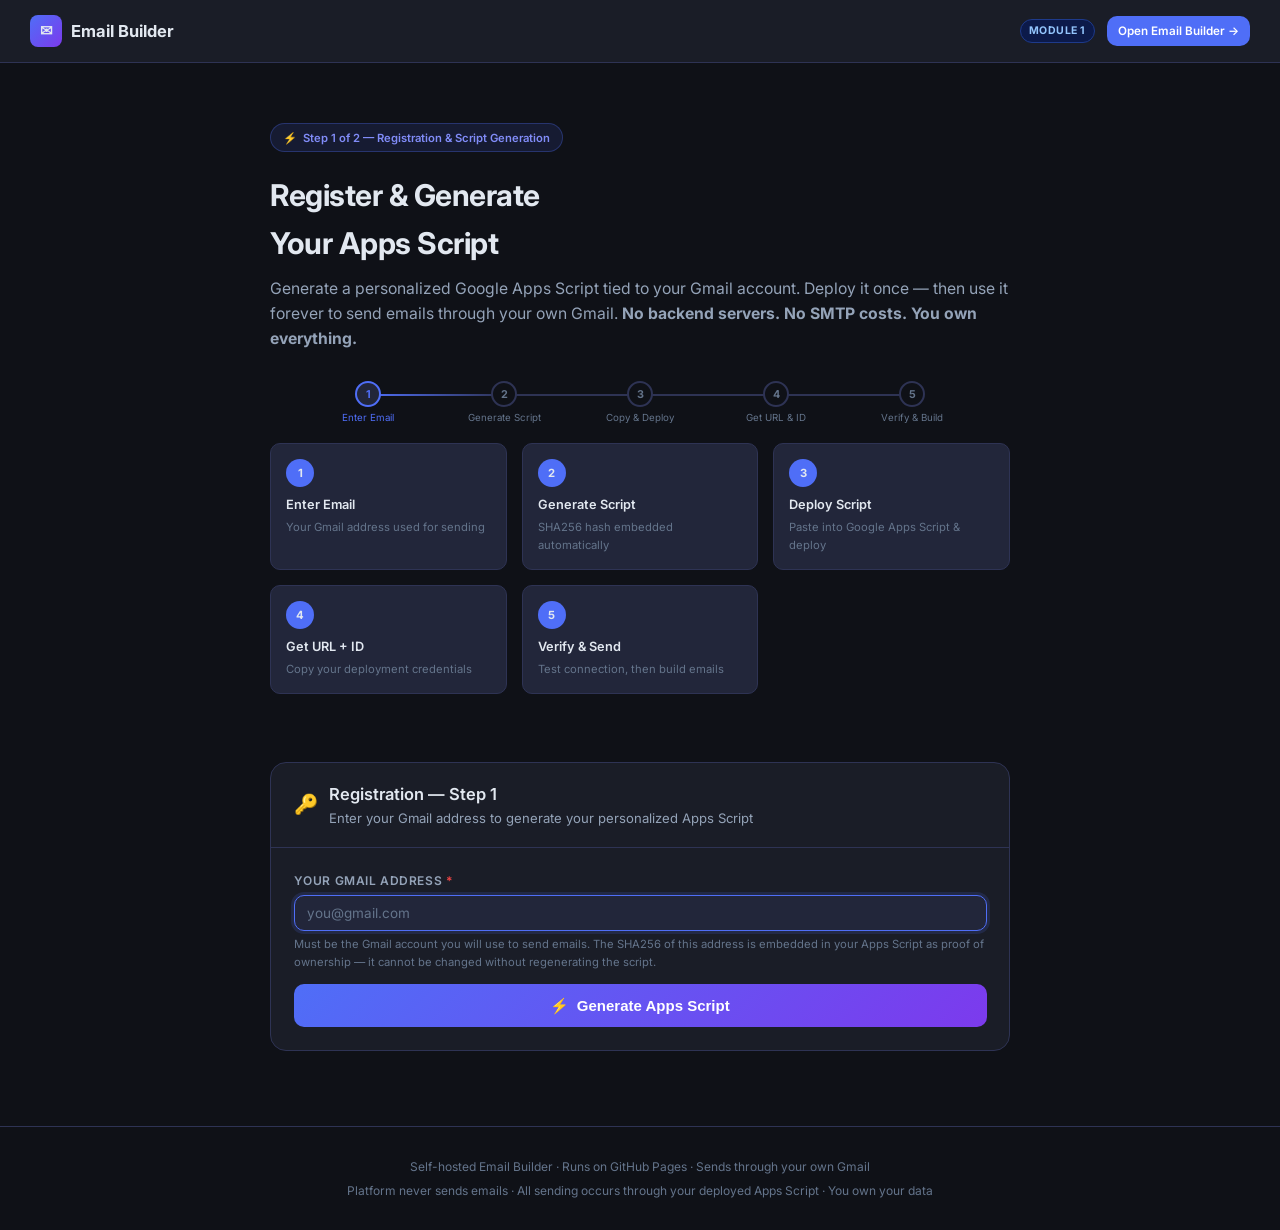
<file: index.html>
<!DOCTYPE html>
<html lang="en">
<head>
  <meta charset="UTF-8">
  <meta name="viewport" content="width=device-width, initial-scale=1.0">
  <title>Email Builder — Module 1: Registration</title>
  <link rel="preconnect" href="https://fonts.googleapis.com">
  <link rel="preconnect" href="https://fonts.gstatic.com" crossorigin>
  <link href="https://fonts.googleapis.com/css2?family=Inter:wght@400;500;600;700&display=swap" rel="stylesheet">
  <link rel="stylesheet" href="css/styles.css">
</head>
<body>

<div class="m1-wrapper">

  <!-- NAV -->
  <nav class="m1-nav">
    <div class="m1-logo">
      <div class="m1-logo-icon">✉</div>
      <span>Email Builder</span>
    </div>
    <div style="display:flex;align-items:center;gap:.75rem">
      <span class="badge badge-blue">Module 1</span>
      <a href="builder.html" class="btn btn-primary btn-sm">Open Email Builder →</a>
    </div>
  </nav>

  <!-- HERO -->
  <section class="m1-hero">
    <div class="m1-hero-badge">
      <span>⚡</span>
      Step 1 of 2 — Registration &amp; Script Generation
    </div>
    <h1>Register &amp; Generate<br>Your Apps Script</h1>
    <p>
      Generate a personalized Google Apps Script tied to your Gmail account.
      Deploy it once — then use it forever to send emails through your own Gmail.
      <strong>No backend servers. No SMTP costs. You own everything.</strong>
    </p>

    <!-- Deployment Wizard Progress -->
    <div class="m1-wizard-wrap" style="margin-top:1.75rem">
      <div class="m1-wizard-progress" id="wizard-progress">
        <div class="m1-wz-step active" data-wz="1">
          <div class="m1-wz-num">1</div>
          <div class="m1-wz-label">Enter Email</div>
        </div>
        <div class="m1-wz-step" data-wz="2">
          <div class="m1-wz-num">2</div>
          <div class="m1-wz-label">Generate Script</div>
        </div>
        <div class="m1-wz-step" data-wz="3">
          <div class="m1-wz-num">3</div>
          <div class="m1-wz-label">Copy &amp; Deploy</div>
        </div>
        <div class="m1-wz-step" data-wz="4">
          <div class="m1-wz-num">4</div>
          <div class="m1-wz-label">Get URL &amp; ID</div>
        </div>
        <div class="m1-wz-step" data-wz="5">
          <div class="m1-wz-num">5</div>
          <div class="m1-wz-label">Verify &amp; Build</div>
        </div>
      </div>
    </div>

    <div class="m1-steps">
      <div class="m1-step">
        <div class="m1-step-num">1</div>
        <h4>Enter Email</h4>
        <p>Your Gmail address used for sending</p>
      </div>
      <div class="m1-step">
        <div class="m1-step-num">2</div>
        <h4>Generate Script</h4>
        <p>SHA256 hash embedded automatically</p>
      </div>
      <div class="m1-step">
        <div class="m1-step-num">3</div>
        <h4>Deploy Script</h4>
        <p>Paste into Google Apps Script &amp; deploy</p>
      </div>
      <div class="m1-step">
        <div class="m1-step-num">4</div>
        <h4>Get URL + ID</h4>
        <p>Copy your deployment credentials</p>
      </div>
      <div class="m1-step">
        <div class="m1-step-num">5</div>
        <h4>Verify &amp; Send</h4>
        <p>Test connection, then build emails</p>
      </div>
    </div>
  </section>

  <!-- FORM -->
  <div class="m1-form-wrap">
    <div class="m1-form-card">
      <div class="m1-form-card-header">
        <span style="font-size:1.3rem">🔑</span>
        <div>
          <h2>Registration — Step 1</h2>
          <p class="text-sm text-2">Enter your Gmail address to generate your personalized Apps Script</p>
        </div>
      </div>
      <div class="m1-form-body">
        <div class="field">
          <label for="reg-email">Your Gmail Address <span style="color:var(--danger)">*</span></label>
          <input
            type="email"
            id="reg-email"
            placeholder="you@gmail.com"
            autocomplete="email"
            spellcheck="false"
            autofocus
          >
          <p class="text-xs text-3 mt-1">
            Must be the Gmail account you will use to send emails. The SHA256 of this address is
            embedded in your Apps Script as proof of ownership — it cannot be changed without
            regenerating the script.
          </p>
        </div>
        <button class="m1-generate-btn" id="generate-btn">
          <span>⚡</span> Generate Apps Script
        </button>
      </div>
    </div>
  </div>

  <!-- OUTPUT (hidden until generated) -->
  <div class="m1-output hidden" id="m1-output">
    <div class="m1-output-card">

      <div class="m1-output-tabs">
        <button class="m1-tab" data-tab="compliance">✅ Compliance</button>
        <button class="m1-tab" data-tab="script">📄 Apps Script</button>
        <button class="m1-tab" data-tab="hash">🔐 SHA256 Hash</button>
        <button class="m1-tab" data-tab="instructions">📋 Deploy Guide</button>
      </div>

      <!-- ╔══════════════════════════════════════════════╗
           ║  COMPLIANCE TAB (shown first after generate) ║
           ╚══════════════════════════════════════════════╝ -->
      <div class="m1-tab-content" data-tab="compliance">

        <!-- Compliance Banner -->
        <div id="compliance-panel" class="hidden">
          <div id="compliance-banner" class="compliance-banner"></div>

          <div style="margin-top:1rem;margin-bottom:.5rem">
            <p class="text-xs text-2" style="font-weight:600;text-transform:uppercase;letter-spacing:.06em">
              Script Component Checklist
            </p>
            <p class="text-xs text-3 mt-1">Every component must be present before the script can be exported and deployed.</p>
          </div>

          <div id="compliance-list" class="compliance-list"></div>

          <!-- Export gate message (shown when compliance fails) -->
          <div id="export-gate-msg" class="hidden" style="margin-top:1rem;background:rgba(239,68,68,.1);border:1px solid rgba(239,68,68,.3);border-radius:8px;padding:.85rem">
            <p class="text-xs" style="color:var(--danger);font-weight:600">✕ Export Blocked — Compliance Failed</p>
            <p class="text-xs text-3 mt-1">The generated script did not pass all compliance checks. Copy and Download are disabled. Please regenerate the script.</p>
          </div>

          <!-- Execution Order Diagram -->
          <div class="exec-order-diagram" style="margin-top:1.25rem">
            <div class="exec-order-title">Guaranteed Execution Order</div>
            <div class="exec-order-steps">
              <div class="exec-step verify">Request Received</div>
              <div class="exec-step-arrow">↓</div>
              <div class="exec-step verify">Verify SHA256 <span class="exec-step-badge first">FIRST</span></div>
              <div class="exec-step-arrow">↓ Pass?</div>
              <div class="exec-order-split">
                <div class="exec-split-branch pass-branch">
                  <div class="exec-branch-label">YES ✓</div>
                  <div class="exec-step">Working Process</div>
                  <div class="exec-step-arrow">↓</div>
                  <div class="exec-step">Build Email</div>
                  <div class="exec-step-arrow">↓</div>
                  <div class="exec-step">Embed Images</div>
                  <div class="exec-step-arrow">↓</div>
                  <div class="exec-step">Attach Files</div>
                  <div class="exec-step-arrow">↓</div>
                  <div class="exec-step">Send via Gmail</div>
                  <div class="exec-step-arrow">↓</div>
                  <div class="exec-step success-step">Store History</div>
                </div>
                <div class="exec-split-branch fail-branch">
                  <div class="exec-branch-label">NO ✕</div>
                  <div class="exec-step danger-step">Ignore Request</div>
                  <div class="exec-step-arrow">↓</div>
                  <div class="exec-step danger-step">Terminate</div>
                  <div class="exec-step-arrow">&nbsp;</div>
                  <div class="exec-step-note">No history<br>No processing<br>No sending</div>
                </div>
              </div>
            </div>
          </div>
        </div>

      </div>

      <!-- Script Tab -->
      <div class="m1-tab-content" data-tab="script">
        <div style="background:var(--surface2);border:1px solid var(--border);border-radius:8px;padding:.85rem;margin-bottom:1rem">
          <p style="font-size:.82rem;color:var(--text2);font-weight:600;margin-bottom:.3rem">✓ Script Generated — Next Steps:</p>
          <ol style="font-size:.8rem;color:var(--text2);padding-left:1.25rem;line-height:1.8">
            <li>Check the <strong>Compliance</strong> tab — all checks must pass before copying</li>
            <li>Copy the script below</li>
            <li>Open <a href="https://script.google.com" target="_blank" rel="noopener">script.google.com</a></li>
            <li>Create a new project → paste → save → Deploy as Web App</li>
            <li>Copy the Web App URL and Script ID</li>
            <li>Go to the <strong>Deploy Guide</strong> tab for full step-by-step instructions</li>
          </ol>
        </div>
        <div style="display:flex;gap:.5rem;margin-bottom:.75rem;flex-wrap:wrap">
          <button class="btn btn-primary btn-sm" id="copy-script-btn">📋 Copy Script</button>
          <button class="btn btn-ghost btn-sm" id="download-script-btn">⬇ Download .gs File</button>
          <a href="builder.html" class="btn btn-ghost btn-sm">→ Skip to Email Builder</a>
        </div>
        <pre class="code-block" id="script-code"></pre>
      </div>

      <!-- Hash Tab -->
      <div class="m1-tab-content" data-tab="hash">
        <p class="text-sm text-2 mb-4">
          This SHA256 hash of your email address is embedded inside the generated Apps Script.
          Every send request is verified against this hash. If it doesn't match, the request is silently ignored.
        </p>
        <div class="field">
          <label>SHA256 Hash (of your registered email)</label>
          <div class="m1-hash-box" id="hash-value"></div>
        </div>
        <button class="btn btn-primary btn-sm m1-copy-btn" id="copy-hash-btn">📋 Copy Hash</button>

        <div style="background:var(--surface2);border:1px solid var(--border);border-radius:8px;padding:.85rem;margin-top:1rem">
          <p class="text-xs text-2">
            <strong>Security Model:</strong> The hash is stored in your Apps Script, not in this platform.
            When you click Send in Module 2, your From Email is hashed and compared with the stored hash.
            No email is ever sent if the hashes don't match. The platform never sends emails directly.
          </p>
        </div>

        <!-- Ownership Chain Display -->
        <div id="ownership-chain" class="hidden" style="margin-top:1.25rem"></div>
      </div>

      <!-- Instructions Tab (Full Deployment Guide) -->
      <div class="m1-tab-content" data-tab="instructions">
        <p class="text-sm text-2 mb-4">
          Follow these steps exactly. Each step takes about 30 seconds. Total setup time: ~5 minutes.
        </p>

        <div style="background:var(--surface2);border:1px solid var(--accent);border-radius:8px;padding:.85rem;margin-bottom:1rem">
          <p class="text-xs" style="color:var(--accent);font-weight:700;margin-bottom:.25rem">⚡ You are on Step 3 of the 5-step wizard</p>
          <p class="text-xs text-2">Complete these instructions to finish setup and unlock the Email Builder.</p>
        </div>

        <div class="m1-instructions">
          <div class="m1-instruction-step">
            <div class="m1-step-circle">1</div>
            <div>
              <h4>Check Compliance</h4>
              <p>Switch to the <strong>Compliance</strong> tab and verify all checks pass before proceeding. Export is blocked if any check fails.</p>
            </div>
          </div>
          <div class="m1-instruction-step">
            <div class="m1-step-circle">2</div>
            <div>
              <h4>Copy the Generated Script</h4>
              <p>Switch to the "Apps Script" tab and click <strong>Copy Script</strong> to copy the entire code to your clipboard.</p>
            </div>
          </div>
          <div class="m1-instruction-step">
            <div class="m1-step-circle">3</div>
            <div>
              <h4>Open Google Apps Script</h4>
              <p>Go to <a href="https://script.google.com" target="_blank" rel="noopener">script.google.com</a> and sign in with the <strong>exact same Gmail address</strong> you registered above.</p>
            </div>
          </div>
          <div class="m1-instruction-step">
            <div class="m1-step-circle">4</div>
            <div>
              <h4>Create a New Project</h4>
              <p>Click <strong>New Project</strong> (top left). Delete the placeholder code in the editor. Paste your copied script. Press <strong>Ctrl+S</strong> to save. Name it "Email Builder".</p>
            </div>
          </div>
          <div class="m1-instruction-step">
            <div class="m1-step-circle">5</div>
            <div>
              <h4>Deploy as Web App</h4>
              <p>Click <strong>Deploy → New Deployment</strong>. Set Type = <strong>Web App</strong>.</p>
            </div>
          </div>
          <div class="m1-instruction-step">
            <div class="m1-step-circle">6</div>
            <div>
              <h4>Configure Deployment Settings</h4>
              <p>
                Set <strong>"Execute as"</strong> → <em>Me (your Google account)</em><br>
                Set <strong>"Who has access"</strong> → <em>Anyone</em>
              </p>
            </div>
          </div>
          <div class="m1-instruction-step">
            <div class="m1-step-circle">7</div>
            <div>
              <h4>Authorize Gmail Permissions</h4>
              <p>Click <strong>Deploy</strong>. Google will ask to authorize Gmail permissions. Click <strong>Allow</strong>. This lets your script send emails through your Gmail.</p>
            </div>
          </div>
          <div class="m1-instruction-step">
            <div class="m1-step-circle">8</div>
            <div>
              <h4>Copy Your Web App URL</h4>
              <p>
                After deployment, you'll see a <strong>Web App URL</strong>:<br>
                <code style="font-family:monospace;font-size:.78rem;background:var(--surface2);padding:.15rem .4rem;border-radius:3px">https://script.google.com/macros/s/AKfycb.../exec</code><br>
                Copy this URL — you'll need it in Module 2.
              </p>
            </div>
          </div>
          <div class="m1-instruction-step">
            <div class="m1-step-circle">9</div>
            <div>
              <h4>Copy Your Script ID</h4>
              <p>In your Apps Script project URL bar, find the Script ID (the long string after <code style="font-family:monospace;font-size:.78rem;background:var(--surface2);padding:.15rem .4rem;border-radius:3px">/projects/</code>). Copy it too.</p>
            </div>
          </div>
          <div class="m1-instruction-step">
            <div class="m1-step-circle">10</div>
            <div>
              <h4>Configure Module 2 &amp; Test Connection</h4>
              <p>
                Open the Email Builder, click <strong>⚙ Account</strong>, and enter your:<br>
                • From Email (the Gmail you registered)<br>
                • Apps Script URL (from Step 8)<br>
                • Script ID (from Step 9)<br>
                Then click <strong>"Test Connection &amp; Verify Ownership"</strong> to run all 5 verification phases.
              </p>
            </div>
          </div>
          <div class="m1-instruction-step">
            <div class="m1-step-circle">11</div>
            <div>
              <h4>🚀 You're Ready!</h4>
              <p>Once all verification phases pass and the Deployment Validation panel shows "Builder Ready", you can build email campaigns using the Bucket → Stack → Preview → Submit → Send workflow.</p>
            </div>
          </div>
        </div>

        <a href="builder.html" class="m1-go-btn" style="margin-top:1.5rem">
          🚀 Open Email Builder (Module 2) →
        </a>
      </div>

    </div>
  </div>

  <!-- Footer -->
  <footer style="text-align:center;padding:2rem;color:var(--text3);font-size:.8rem;border-top:1px solid var(--border);margin-top:2rem">
    <p style="margin-bottom:.35rem">Self-hosted Email Builder · Runs on GitHub Pages · Sends through your own Gmail</p>
    <p>Platform never sends emails · All sending occurs through your deployed Apps Script · You own your data</p>
  </footer>

</div>

<!-- Toast Container -->
<div id="toast-container"></div>

<script src="js/sha256.js"></script>
<script src="js/module1.js"></script>
</body>
</html>
</file>
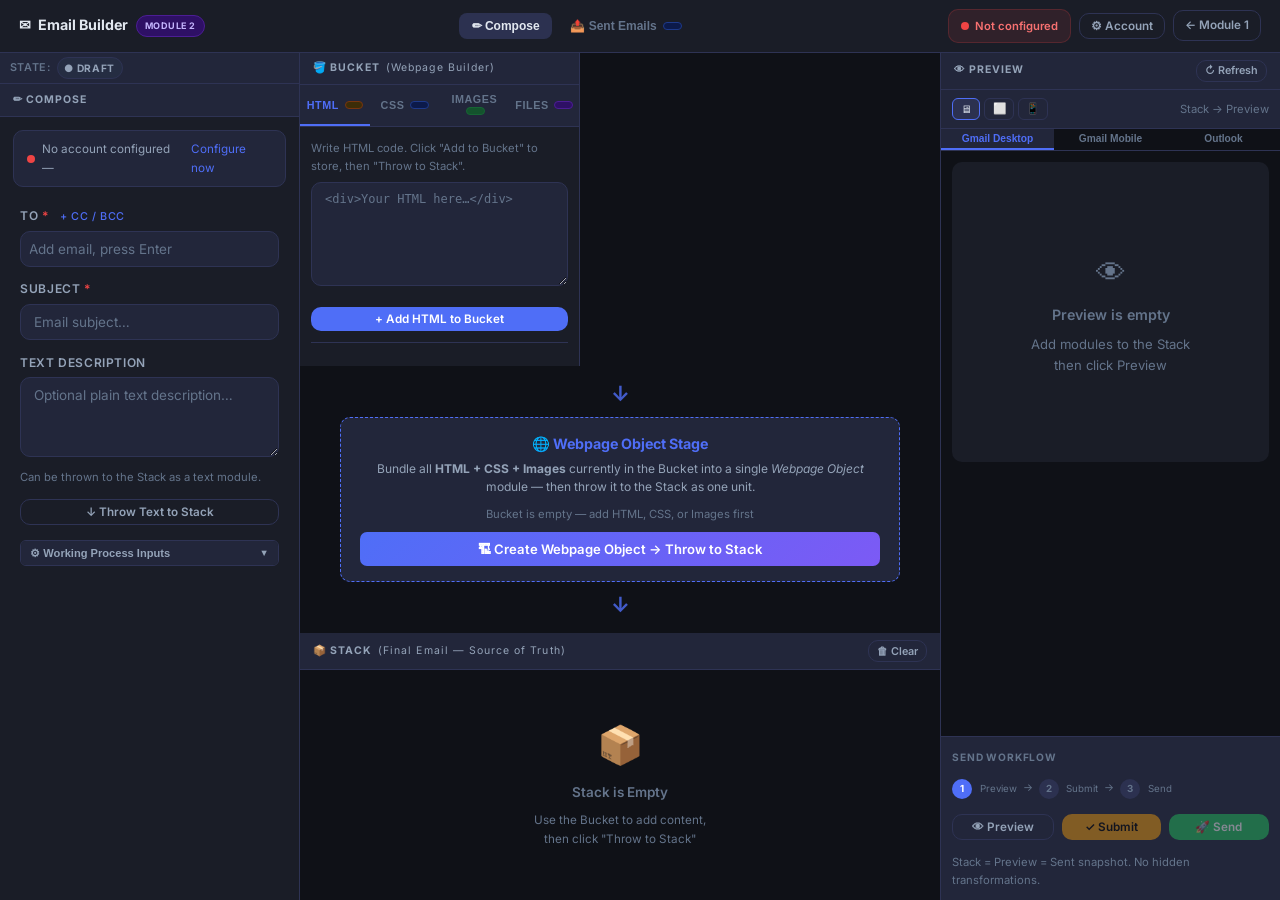
<file: builder.html>
<!DOCTYPE html>
<html lang="en">
<head>
  <meta charset="UTF-8">
  <meta name="viewport" content="width=device-width, initial-scale=1.0">
  <title>Email Builder — Module 2: Email Builder</title>
  <link rel="preconnect" href="https://fonts.googleapis.com">
  <link rel="preconnect" href="https://fonts.gstatic.com" crossorigin>
  <link href="https://fonts.googleapis.com/css2?family=Inter:wght@400;500;600;700&display=swap" rel="stylesheet">
  <link rel="stylesheet" href="css/styles.css">
  <style>
    .m2-body { height: calc(100vh - 48px); display: flex; overflow: hidden; }
    .preview-outer {
      flex: 1; display: flex; flex-direction: column; overflow: hidden;
    }
    .preview-container { flex: 1; overflow-y: auto; padding: .75rem; }

    /* Compose view */
    #compose-view { display: flex; height: 100%; width: 100%; }
    #compose-view.hidden { display: none !important; }

    /* Sent view */
    #sent-view { display: none; height: 100%; width: 100%; }
    .sent-list-col {
      width: 320px; flex-shrink: 0; border-right: 1px solid var(--border);
      display: flex; flex-direction: column; overflow: hidden;
    }
    .sent-detail-col { flex: 1; overflow-y: auto; }
    #sent-detail-panel { height: 100%; }
  </style>
</head>
<body>

<div class="m2-wrapper">

  <!-- TOP BAR -->
  <div class="m2-topbar">
    <div class="m2-topbar-left">
      <div class="m2-logo">
        <span>✉</span>
        <span>Email Builder</span>
        <span class="badge badge-purple" style="font-size:.6rem">Module 2</span>
      </div>
    </div>

    <div class="m2-topbar-center">
      <button class="m2-tab-btn active" data-view="compose">✏ Compose</button>
      <button class="m2-tab-btn" data-view="sent">
        📤 Sent Emails
        <span id="sent-count-badge" class="badge badge-blue" style="margin-left:.2rem;font-size:.6rem"></span>
      </button>
    </div>

    <div class="m2-topbar-right">
      <div id="account-status-bar" class="account-status unconfigured" style="cursor:pointer" onclick="document.getElementById('open-account-btn').click()">
        <span id="account-dot" class="dot dot-red"></span>
        <span id="account-status-text">Not configured</span>
      </div>
      <button class="btn btn-ghost btn-sm" id="open-account-btn">⚙ Account</button>
      <a href="index.html" class="btn btn-ghost btn-sm">← Module 1</a>
    </div>
  </div>

  <!-- MAIN BODY -->
  <div class="m2-body">

    <!-- ============================================================
         COMPOSE VIEW
    ============================================================ -->
    <div id="compose-view">

      <!-- LEFT PANEL: Compose Form -->
      <div class="m2-left">
        <!-- Email State Bar -->
        <div class="email-state-bar">
          <span style="color:var(--text3)">State:</span>
          <span id="email-state-badge" class="email-state-indicator state-draft">● Draft</span>
        </div>

        <div class="section-header">
          <span class="section-title">✏ Compose</span>
        </div>
        <div class="m2-left-inner">

          <div id="account-info-bar" class="account-info-bar">
            <span class="dot dot-red"></span> No account configured
          </div>

          <div class="compose-form">
            <!-- TO -->
            <div class="field">
              <label>
                To <span style="color:var(--danger)">*</span>
                <span class="cc-bcc-toggle" id="toggle-cc-bcc">+ CC / BCC</span>
              </label>
              <div class="recipient-tags" id="to-field">
                <input class="recipient-input" type="email" placeholder="Add email, press Enter">
              </div>
            </div>

            <!-- CC -->
            <div class="field cc-bcc-row" id="cc-row">
              <label>CC <span style="color:var(--text3);font-weight:400">(optional)</span></label>
              <div class="recipient-tags" id="cc-field">
                <input class="recipient-input" type="email" placeholder="Add email, press Enter">
              </div>
            </div>

            <!-- BCC -->
            <div class="field cc-bcc-row" id="bcc-row">
              <label>BCC <span style="color:var(--text3);font-weight:400">(optional)</span></label>
              <div class="recipient-tags" id="bcc-field">
                <input class="recipient-input" type="email" placeholder="Add email, press Enter">
              </div>
            </div>

            <!-- Duplicate error -->
            <div class="dup-error hidden" id="dup-error"></div>

            <!-- Subject -->
            <div class="field">
              <label>Subject <span style="color:var(--danger)">*</span></label>
              <input type="text" id="subject-input" placeholder="Email subject…">
            </div>

            <!-- Text Description -->
            <div class="field">
              <label>Text Description</label>
              <textarea id="text-desc-input" rows="3" placeholder="Optional plain text description…"></textarea>
              <p class="text-xs text-3 mt-1">Can be thrown to the Stack as a text module.</p>
            </div>

            <button class="btn btn-ghost btn-sm w-full" id="throw-text-btn" style="justify-content:center;margin-bottom:.5rem">
              ↓ Throw Text to Stack
            </button>

            <!-- Working Process Inputs (collapsible) -->
            <div class="wp-inputs-section">
              <button class="wp-inputs-toggle" id="toggle-wp-inputs">
                <span>⚙ Working Process Inputs</span>
                <span class="wp-toggle-icon">▼</span>
              </button>
              <div class="wp-inputs-body hidden" id="wp-inputs-body">
                <p class="text-xs text-3 mb-2">Custom key-value pairs passed to your Apps Script working process.</p>
                <div id="wp-inputs-list"></div>
                <button class="btn btn-ghost btn-xs w-full" id="add-wp-input-btn" style="justify-content:center;margin-top:.35rem">+ Add Input</button>
              </div>
            </div>

          </div>
        </div>
      </div>

      <!-- CENTER PANEL: Bucket + Stack -->
      <div class="m2-center">

        <!-- BUCKET (Webpage Builder Area) -->
        <div class="bucket-panel">
          <div class="section-header">
            <span class="section-title">🪣 Bucket <span style="text-transform:none;font-weight:400;font-size:.7rem">(Webpage Builder)</span></span>
          </div>

          <div class="bucket-tabs">
            <button class="bucket-tab active" data-btab="html">HTML <span id="bucket-html-count" class="badge badge-yellow" style="margin-left:.15rem"></span></button>
            <button class="bucket-tab" data-btab="css">CSS <span id="bucket-css-count" class="badge badge-blue" style="margin-left:.15rem"></span></button>
            <button class="bucket-tab" data-btab="images">Images <span id="bucket-img-count" class="badge badge-green" style="margin-left:.15rem"></span></button>
            <button class="bucket-tab" data-btab="files">Files <span id="bucket-file-count" class="badge badge-purple" style="margin-left:.15rem"></span></button>
          </div>

          <div class="bucket-inner">
            <!-- HTML Pane -->
            <div class="bucket-tab-pane active" data-btab="html">
              <p class="text-xs text-3 mb-2">Write HTML code. Click "Add to Bucket" to store, then "Throw to Stack".</p>
              <div class="field">
                <textarea id="bucket-html-input" rows="6" placeholder="<div>Your HTML here…</div>" style="font-family:monospace;font-size:.8rem"></textarea>
              </div>
              <button class="btn btn-primary btn-sm w-full" id="add-html-btn" style="justify-content:center">+ Add HTML to Bucket</button>
              <hr class="divider">
              <div id="bucket-html-list"></div>
            </div>

            <!-- CSS Pane -->
            <div class="bucket-tab-pane" data-btab="css">
              <p class="text-xs text-3 mb-2">CSS styles injected into the email's &lt;style&gt; tag (email-compatible).</p>
              <div class="field">
                <textarea id="bucket-css-input" rows="6" placeholder=".header { color: #333; }" style="font-family:monospace;font-size:.8rem"></textarea>
              </div>
              <button class="btn btn-primary btn-sm w-full" id="add-css-btn" style="justify-content:center">+ Add CSS to Bucket</button>
              <hr class="divider">
              <div id="bucket-css-list"></div>
            </div>

            <!-- Images Pane -->
            <div class="bucket-tab-pane" data-btab="images">
              <p class="text-xs text-3 mb-2">Images are <strong>embedded inline</strong> in the email body (jpg, jpeg, png, gif, webp).</p>
              <div class="bucket-file-drop" id="image-drop-zone">
                <div class="drop-icon">🖼</div>
                <p>Click or drag &amp; drop images here</p>
                <p style="font-size:.7rem">.jpg .jpeg .png .gif .webp</p>
              </div>
              <input type="file" id="image-file-input" accept=".jpg,.jpeg,.png,.gif,.webp" multiple style="display:none">
              <div id="bucket-images-list"></div>
            </div>

            <!-- Files Pane -->
            <div class="bucket-tab-pane" data-btab="files">
              <p class="text-xs text-3 mb-2">Non-image files become <strong>email attachments</strong> (pdf, docx, pptx, xlsx, zip, txt).</p>
              <div class="bucket-file-drop" id="attach-drop-zone">
                <div class="drop-icon">📎</div>
                <p>Click or drag &amp; drop files here</p>
                <p style="font-size:.7rem">.pdf .docx .pptx .xlsx .zip .txt</p>
              </div>
              <input type="file" id="attach-file-input" accept=".pdf,.docx,.pptx,.xlsx,.zip,.txt,.doc,.csv" multiple style="display:none">
              <div id="bucket-files-list"></div>
            </div>
          </div>
        </div>

        <!-- WEBPAGE OBJECT STAGE -->
        <div class="webpage-obj-stage">
          <div class="webpage-obj-arrow">↓</div>
          <div class="webpage-obj-card">
            <div class="webpage-obj-title">🌐 Webpage Object Stage</div>
            <p class="webpage-obj-desc">
              Bundle all <strong>HTML + CSS + Images</strong> currently in the Bucket into a single
              <em>Webpage Object</em> module — then throw it to the Stack as one unit.
            </p>
            <div class="webpage-obj-counts" id="webpage-obj-counts"></div>
            <button class="btn btn-accent w-full" id="create-webpage-obj-btn">
              🏗 Create Webpage Object → Throw to Stack
            </button>
          </div>
          <div class="webpage-obj-arrow">↓</div>
        </div>

        <!-- STACK CONTAINER -->
        <div class="stack-panel">
          <div class="section-header">
            <span class="section-title">📦 Stack <span style="text-transform:none;font-weight:400;font-size:.7rem">(Final Email — Source of Truth)</span></span>
            <button class="btn btn-ghost btn-xs" id="clear-stack-btn" title="Clear all modules">🗑 Clear</button>
          </div>

          <div class="stack-inner">
            <div class="stack-empty" id="stack-empty">
              <div class="stack-empty-icon">📦</div>
              <h4>Stack is Empty</h4>
              <p>Use the Bucket to add content,<br>then click "Throw to Stack"</p>
            </div>
            <div id="stack-modules"></div>
          </div>
        </div>

      </div>

      <!-- RIGHT PANEL: Preview + Send -->
      <div class="m2-right">
        <div class="preview-outer">
          <div class="section-header">
            <span class="section-title">👁 Preview</span>
            <button class="btn btn-ghost btn-xs" id="refresh-preview-btn" title="Refresh preview">↻ Refresh</button>
          </div>

          <!-- Preview toolbar: size -->
          <div class="preview-toolbar">
            <div class="preview-size-btns">
              <button class="preview-size-btn active" data-size="desktop" title="Desktop">🖥</button>
              <button class="preview-size-btn" data-size="tablet" title="Tablet">⬜</button>
              <button class="preview-size-btn" data-size="mobile" title="Mobile">📱</button>
            </div>
            <span class="text-xs text-3">Stack → Preview</span>
          </div>

          <!-- Email client simulation tabs -->
          <div class="preview-client-tabs">
            <button class="preview-client-tab active" data-client="gmail-desktop">Gmail Desktop</button>
            <button class="preview-client-tab" data-client="gmail-mobile">Gmail Mobile</button>
            <button class="preview-client-tab" data-client="outlook">Outlook</button>
          </div>

          <!-- Preview warnings -->
          <div class="preview-warnings-panel hidden" id="preview-warnings-panel">
            <div class="preview-warnings-title">⚠ Email Compatibility Warnings</div>
            <div class="preview-warnings-list" id="preview-warnings-list"></div>
          </div>

          <div class="preview-container">
            <div class="preview-empty" id="preview-empty">
              <div style="font-size:2rem">👁</div>
              <h4>Preview is empty</h4>
              <p class="text-sm">Add modules to the Stack<br>then click Preview</p>
            </div>
            <div id="preview-frame-wrap" class="preview-frame-wrap hidden">
              <iframe id="preview-frame" class="preview-frame" sandbox="allow-same-origin" title="Email Preview"></iframe>
            </div>
          </div>

          <!-- Pre-send Validation -->
          <div class="pre-send-validation hidden" id="pre-send-validation">
            <div class="pre-send-validation-title">✓ Pre-Send Checklist</div>
            <div id="validation-items"></div>
          </div>

          <!-- Send Workflow -->
          <div class="send-panel">
            <div style="font-size:.68rem;font-weight:700;text-transform:uppercase;letter-spacing:.08em;color:var(--text3);margin-bottom:.4rem">Send Workflow</div>

            <div style="display:flex;gap:.4rem;align-items:center;margin-bottom:.5rem">
              <div class="send-step">
                <div class="send-step-num current" id="step1-num">1</div>
                <span style="font-size:.65rem;color:var(--text3)">Preview</span>
              </div>
              <span style="color:var(--text3);font-size:.7rem">→</span>
              <div class="send-step">
                <div class="send-step-num pending" id="step2-num">2</div>
                <span style="font-size:.65rem;color:var(--text3)">Submit</span>
              </div>
              <span style="color:var(--text3);font-size:.7rem">→</span>
              <div class="send-step">
                <div class="send-step-num pending" id="step3-num">3</div>
                <span style="font-size:.65rem;color:var(--text3)">Send</span>
              </div>
            </div>

            <div class="send-btns">
              <button class="btn btn-ghost btn-sm" id="preview-btn">👁 Preview</button>
              <button class="btn btn-warn btn-sm" id="submit-btn" disabled>✓ Submit</button>
              <button class="btn btn-success btn-sm" id="send-btn" disabled>🚀 Send</button>
            </div>

            <p class="text-xs text-3" style="margin-top:.35rem">
              Stack = Preview = Sent snapshot. No hidden transformations.
            </p>
          </div>

        </div>
      </div>

    </div><!-- /compose-view -->

    <!-- ============================================================
         SENT EMAILS VIEW
    ============================================================ -->
    <div id="sent-view">
      <div class="sent-list-col">
        <div class="section-header">
          <span class="section-title">📤 Sent Emails</span>
        </div>
        <!-- Phase 3: Status bar shows AS load progress; Phase 4/5: survives refresh/session -->
        <div id="hist-sync-status" class="hist-sync-status"></div>
        <div class="sent-list" id="sent-list">
          <div class="sent-empty">
            <div class="sent-empty-icon">📭</div>
            <h4>No sent emails</h4>
            <p class="text-sm">Sent emails appear here</p>
          </div>
        </div>
      </div>
      <div class="sent-detail-col">
        <div id="sent-detail-panel" class="hidden">
          <div style="display:flex;align-items:center;justify-content:center;height:200px;color:var(--text3)">
            Select an email to view details
          </div>
        </div>
      </div>
    </div>

  </div><!-- /m2-body -->
</div><!-- /m2-wrapper -->

<!-- Toast Container -->
<div id="toast-container"></div>

<!-- ============================================================
     ACCOUNT CONFIGURATION MODAL
============================================================ -->
<div class="modal-overlay hidden" id="account-modal">
  <div class="modal" style="max-width:720px">
    <div class="modal-header">
      <h3>⚙ Account Configuration</h3>
      <button class="btn btn-ghost btn-sm" id="close-account-modal" style="padding:.2rem .4rem">✕</button>
    </div>
    <div class="modal-body">
      <p class="text-sm text-2 mb-4">
        These three values form your ownership set. All must belong to the same Gmail account
        and Apps Script deployment from Module 1.
      </p>

      <div class="field">
        <label>From Email <span style="color:var(--danger)">*</span></label>
        <input type="email" id="acc-from-email" placeholder="you@gmail.com">
        <p class="text-xs text-3 mt-1">The Gmail address you registered in Module 1.</p>
      </div>

      <div class="field">
        <label>Apps Script URL <span style="color:var(--danger)">*</span></label>
        <input type="url" id="acc-script-url" placeholder="https://script.google.com/macros/s/.../exec">
        <p class="text-xs text-3 mt-1">Web App URL received after deploying your Apps Script.</p>
      </div>

      <div class="field">
        <label>Apps Script ID <span style="color:var(--danger)">*</span></label>
        <input type="text" id="acc-script-id" placeholder="AKfycb…">
        <p class="text-xs text-3 mt-1">Script ID from your Apps Script project URL.</p>
      </div>

      <!-- TEST CONNECTION — Multi-Phase -->
      <div style="margin-top:.5rem">
        <button class="btn btn-ghost btn-sm w-full" id="test-connection-btn" style="justify-content:center">
          🔌 Test Connection &amp; Verify Ownership (5-Phase)
        </button>
        <p class="text-xs text-3" style="margin-top:.3rem;text-align:center">
          Runs: URL Reachable → History Read → History Write → Ownership SHA256 → Working Process
        </p>
        <div id="test-conn-result" class="hidden"></div>
      </div>

      <!-- DEPLOYMENT VALIDATION PANEL (shown after test connection) -->
      <div id="deployment-validation-panel" class="hidden" style="margin-top:1rem"></div>

      <div style="background:var(--surface2);border:1px solid var(--border);border-radius:8px;padding:.75rem;margin-top:.85rem">
        <p class="text-xs text-2">
          <strong>Security:</strong> Your Apps Script verifies ownership on every send by computing
          SHA256 of your From Email and comparing it with the hash stored inside your script.
          No email is sent if verification fails. The Working Process runs exclusively inside Apps Script.
        </p>
      </div>
    </div>
    <div class="modal-footer">
      <button class="btn btn-ghost" id="cancel-account-btn">Cancel</button>
      <button class="btn btn-primary" id="save-account-btn">💾 Save Configuration</button>
    </div>
  </div>
</div>

<!-- ============================================================
     EDIT MODULE MODAL
============================================================ -->
<div class="modal-overlay hidden" id="edit-modal">
  <div class="modal">
    <div class="modal-header">
      <h3 id="edit-modal-title">Edit Module</h3>
      <button class="btn btn-ghost btn-sm" id="close-edit-modal" style="padding:.2rem .4rem">✕</button>
    </div>
    <div class="modal-body">
      <div class="field">
        <label>Module Label</label>
        <input type="text" id="edit-label" placeholder="Module name…">
      </div>
      <div class="field" id="edit-content-field">
        <label>Content</label>
        <textarea id="edit-content" rows="10" style="font-family:monospace;font-size:.82rem" placeholder="Edit content here…"></textarea>
      </div>
    </div>
    <div class="modal-footer">
      <button class="btn btn-ghost" id="cancel-edit-btn">Cancel</button>
      <button class="btn btn-primary" id="save-edit-btn">💾 Save Changes</button>
    </div>
  </div>
</div>

<!-- ============================================================
     SEND PROGRESS MODAL
============================================================ -->
<div class="modal-overlay hidden" id="send-progress-modal">
  <div class="modal" style="max-width:480px">
    <div class="modal-header">
      <h3 id="send-progress-title">🚀 Sending Email…</h3>
    </div>
    <div class="modal-body">
      <p class="text-sm text-2 mb-4">
        Sending through your Apps Script. Your Gmail sends each email with a 3-second delay between recipients.
      </p>
      <div id="send-progress-recipients"></div>
      <div id="send-progress-overall" class="send-progress-overall hidden"></div>
    </div>
    <div class="modal-footer">
      <button class="btn btn-primary hidden" id="close-send-progress-btn">✓ Done</button>
    </div>
  </div>
</div>

<script src="js/sha256.js"></script>
<script src="js/module2.js"></script>
</body>
</html>
</file>
<file: css/styles.css>
/* ============================================================
   EMAIL BUILDER — GLOBAL STYLES
   ============================================================ */

*, *::before, *::after { box-sizing: border-box; margin: 0; padding: 0; }

:root {
  --bg:        #0f1117;
  --surface:   #1a1d27;
  --surface2:  #22263a;
  --surface3:  #2c3150;
  --border:    #2e3354;
  --accent:    #4f6ef7;
  --accent2:   #7c3aed;
  --success:   #22c55e;
  --danger:    #ef4444;
  --warn:      #f59e0b;
  --text:      #e2e8f0;
  --text2:     #94a3b8;
  --text3:     #64748b;
  --radius:    10px;
  --radius-lg: 16px;
  --shadow:    0 4px 24px rgba(0,0,0,.45);
}

html { font-size: 15px; }

body {
  font-family: 'Inter', -apple-system, BlinkMacSystemFont, 'Segoe UI', sans-serif;
  background: var(--bg);
  color: var(--text);
  min-height: 100vh;
  line-height: 1.6;
}

a { color: var(--accent); text-decoration: none; }
a:hover { text-decoration: underline; }

/* ---- Scrollbar ---- */
::-webkit-scrollbar { width: 6px; height: 6px; }
::-webkit-scrollbar-track { background: var(--surface); }
::-webkit-scrollbar-thumb { background: var(--surface3); border-radius: 3px; }

/* ============================================================
   TYPOGRAPHY
   ============================================================ */
h1 { font-size: 2rem; font-weight: 700; letter-spacing: -.5px; }
h2 { font-size: 1.4rem; font-weight: 600; }
h3 { font-size: 1.1rem; font-weight: 600; }
h4 { font-size: .95rem; font-weight: 600; }

/* ============================================================
   LAYOUT UTILITIES
   ============================================================ */
.flex   { display: flex; }
.flex-col { display: flex; flex-direction: column; }
.items-center { align-items: center; }
.justify-between { justify-content: space-between; }
.gap-1  { gap: .25rem; }
.gap-2  { gap: .5rem; }
.gap-3  { gap: .75rem; }
.gap-4  { gap: 1rem; }
.gap-6  { gap: 1.5rem; }
.w-full { width: 100%; }
.mt-1   { margin-top: .25rem; }
.mt-2   { margin-top: .5rem; }
.mt-3   { margin-top: .75rem; }
.mt-4   { margin-top: 1rem; }
.mb-2   { margin-bottom: .5rem; }
.mb-4   { margin-bottom: 1rem; }
.p-2    { padding: .5rem; }
.p-3    { padding: .75rem; }
.p-4    { padding: 1rem; }
.p-6    { padding: 1.5rem; }
.hidden { display: none !important; }
.text-sm  { font-size: .85rem; }
.text-xs  { font-size: .75rem; }
.text-2   { color: var(--text2); }
.text-3   { color: var(--text3); }
.truncate { overflow: hidden; text-overflow: ellipsis; white-space: nowrap; }

/* ============================================================
   FORM ELEMENTS
   ============================================================ */
label {
  display: block;
  font-size: .8rem;
  font-weight: 600;
  color: var(--text2);
  text-transform: uppercase;
  letter-spacing: .05em;
  margin-bottom: .35rem;
}

input[type="text"],
input[type="email"],
input[type="url"],
textarea,
select {
  width: 100%;
  background: var(--surface2);
  border: 1.5px solid var(--border);
  border-radius: var(--radius);
  color: var(--text);
  padding: .6rem .85rem;
  font-size: .9rem;
  font-family: inherit;
  outline: none;
  transition: border-color .2s;
  resize: vertical;
}

input:focus, textarea:focus, select:focus {
  border-color: var(--accent);
  box-shadow: 0 0 0 3px rgba(79,110,247,.15);
}

input::placeholder, textarea::placeholder { color: var(--text3); }

textarea { min-height: 80px; }

.field { margin-bottom: .85rem; }
.field-row { display: flex; gap: .75rem; }
.field-row .field { flex: 1; }

/* ============================================================
   BUTTONS
   ============================================================ */
.btn {
  display: inline-flex;
  align-items: center;
  gap: .4rem;
  padding: .55rem 1.1rem;
  border-radius: var(--radius);
  font-size: .875rem;
  font-weight: 600;
  font-family: inherit;
  cursor: pointer;
  border: none;
  transition: all .18s;
  white-space: nowrap;
  user-select: none;
}

.btn:disabled { opacity: .45; cursor: not-allowed; }

.btn-primary  { background: var(--accent); color: #fff; }
.btn-primary:hover:not(:disabled)  { background: #3d59e6; }

.btn-success  { background: var(--success); color: #fff; }
.btn-success:hover:not(:disabled)  { background: #16a34a; }

.btn-danger   { background: var(--danger); color: #fff; }
.btn-danger:hover:not(:disabled)   { background: #dc2626; }

.btn-warn     { background: var(--warn); color: #000; }
.btn-warn:hover:not(:disabled)     { background: #d97706; }

.btn-ghost    { background: transparent; color: var(--text2); border: 1.5px solid var(--border); }
.btn-ghost:hover:not(:disabled)    { background: var(--surface2); color: var(--text); }

.btn-sm { padding: .35rem .75rem; font-size: .78rem; }
.btn-xs { padding: .22rem .55rem; font-size: .72rem; }
.btn-lg { padding: .75rem 1.6rem; font-size: 1rem; }
.btn-icon { padding: .45rem; aspect-ratio: 1; border-radius: 8px; }

/* ============================================================
   CARD / PANEL
   ============================================================ */
.card {
  background: var(--surface);
  border: 1px solid var(--border);
  border-radius: var(--radius-lg);
  padding: 1.25rem;
}

.panel-header {
  display: flex;
  align-items: center;
  justify-content: space-between;
  padding-bottom: .75rem;
  margin-bottom: .75rem;
  border-bottom: 1px solid var(--border);
}

.panel-title {
  font-size: .8rem;
  font-weight: 700;
  text-transform: uppercase;
  letter-spacing: .08em;
  color: var(--text2);
}

/* ============================================================
   BADGE / TAG
   ============================================================ */
.badge {
  display: inline-flex;
  align-items: center;
  padding: .18rem .55rem;
  border-radius: 99px;
  font-size: .7rem;
  font-weight: 700;
  text-transform: uppercase;
  letter-spacing: .05em;
}
.badge-blue    { background: rgba(79,110,247,.18); color: #818cf8; }
.badge-green   { background: rgba(34,197,94,.15); color: #4ade80; }
.badge-red     { background: rgba(239,68,68,.15); color: #f87171; }
.badge-yellow  { background: rgba(245,158,11,.15); color: #fbbf24; }
.badge-purple  { background: rgba(124,58,237,.15); color: #a78bfa; }

/* ============================================================
   ALERT / TOAST
   ============================================================ */
#toast-container {
  position: fixed;
  bottom: 1.5rem;
  right: 1.5rem;
  z-index: 9999;
  display: flex;
  flex-direction: column;
  gap: .5rem;
  pointer-events: none;
}

.toast {
  background: var(--surface2);
  border: 1px solid var(--border);
  border-radius: var(--radius);
  padding: .7rem 1.1rem;
  font-size: .85rem;
  box-shadow: var(--shadow);
  animation: slideIn .25s ease;
  pointer-events: all;
  max-width: 340px;
}

.toast.success { border-left: 3px solid var(--success); }
.toast.error   { border-left: 3px solid var(--danger); }
.toast.warn    { border-left: 3px solid var(--warn); }
.toast.info    { border-left: 3px solid var(--accent); }

@keyframes slideIn {
  from { transform: translateX(100%); opacity: 0; }
  to   { transform: translateX(0);    opacity: 1; }
}

/* ============================================================
   MODAL
   ============================================================ */
.modal-overlay {
  position: fixed; inset: 0;
  background: rgba(0,0,0,.65);
  backdrop-filter: blur(4px);
  z-index: 1000;
  display: flex;
  align-items: center;
  justify-content: center;
  padding: 1rem;
}

.modal {
  background: var(--surface);
  border: 1px solid var(--border);
  border-radius: var(--radius-lg);
  width: 100%;
  max-width: 680px;
  max-height: 90vh;
  overflow-y: auto;
  box-shadow: var(--shadow);
  animation: modalIn .2s ease;
}

@keyframes modalIn {
  from { transform: scale(.96); opacity: 0; }
  to   { transform: scale(1);   opacity: 1; }
}

.modal-header {
  display: flex;
  align-items: center;
  justify-content: space-between;
  padding: 1.1rem 1.4rem;
  border-bottom: 1px solid var(--border);
}

.modal-body { padding: 1.4rem; }
.modal-footer {
  display: flex;
  justify-content: flex-end;
  gap: .75rem;
  padding: 1rem 1.4rem;
  border-top: 1px solid var(--border);
}

/* ============================================================
   DIVIDER
   ============================================================ */
.divider {
  border: none;
  border-top: 1px solid var(--border);
  margin: .75rem 0;
}

/* ============================================================
   CODE BLOCK
   ============================================================ */
.code-block {
  background: #0a0c14;
  border: 1px solid var(--border);
  border-radius: var(--radius);
  padding: 1rem;
  font-family: 'JetBrains Mono', 'Fira Code', 'Cascadia Code', monospace;
  font-size: .78rem;
  color: #a8b4c8;
  white-space: pre-wrap;
  word-break: break-word;
  overflow-x: auto;
  max-height: 400px;
  overflow-y: auto;
  line-height: 1.7;
}

/* ============================================================
   MODULE 1 — REGISTRATION
   ============================================================ */
.m1-wrapper {
  min-height: 100vh;
  display: flex;
  flex-direction: column;
}

.m1-nav {
  display: flex;
  align-items: center;
  justify-content: space-between;
  padding: 1rem 2rem;
  background: var(--surface);
  border-bottom: 1px solid var(--border);
  position: sticky;
  top: 0;
  z-index: 100;
}

.m1-logo {
  display: flex;
  align-items: center;
  gap: .6rem;
  font-weight: 700;
  font-size: 1.1rem;
}

.m1-logo-icon {
  width: 32px; height: 32px;
  background: linear-gradient(135deg, var(--accent), var(--accent2));
  border-radius: 8px;
  display: flex;
  align-items: center;
  justify-content: center;
  font-size: 1rem;
}

.m1-hero {
  padding: 4rem 2rem 2rem;
  max-width: 800px;
  margin: 0 auto;
  width: 100%;
}

.m1-hero-badge {
  display: inline-flex;
  align-items: center;
  gap: .4rem;
  background: rgba(79,110,247,.12);
  border: 1px solid rgba(79,110,247,.3);
  color: #818cf8;
  padding: .3rem .8rem;
  border-radius: 99px;
  font-size: .75rem;
  font-weight: 600;
  margin-bottom: 1.25rem;
}

.m1-hero h1 { margin-bottom: .6rem; }
.m1-hero p  { color: var(--text2); margin-bottom: 2rem; font-size: 1.05rem; }

.m1-steps {
  display: grid;
  grid-template-columns: repeat(auto-fit, minmax(200px, 1fr));
  gap: 1rem;
  margin-bottom: 2.5rem;
}

.m1-step {
  background: var(--surface2);
  border: 1px solid var(--border);
  border-radius: var(--radius);
  padding: 1rem;
  position: relative;
}

.m1-step-num {
  width: 28px; height: 28px;
  background: var(--accent);
  border-radius: 50%;
  display: flex;
  align-items: center;
  justify-content: center;
  font-size: .75rem;
  font-weight: 700;
  margin-bottom: .5rem;
}

.m1-step h4 { font-size: .85rem; margin-bottom: .2rem; }
.m1-step p  { font-size: .75rem; color: var(--text3); margin: 0; }

/* Registration Form */
.m1-form-wrap {
  max-width: 800px;
  margin: 0 auto 3rem;
  width: 100%;
  padding: 0 2rem;
}

.m1-form-card {
  background: var(--surface);
  border: 1px solid var(--border);
  border-radius: var(--radius-lg);
  overflow: hidden;
}

.m1-form-card-header {
  padding: 1.25rem 1.5rem;
  border-bottom: 1px solid var(--border);
  display: flex;
  align-items: center;
  gap: .75rem;
}

.m1-form-card-header h2 { font-size: 1.1rem; }

.m1-form-body { padding: 1.5rem; }

.m1-generate-btn {
  width: 100%;
  padding: .85rem;
  font-size: 1rem;
  background: linear-gradient(135deg, var(--accent), var(--accent2));
  border: none;
  border-radius: var(--radius);
  color: #fff;
  font-weight: 700;
  cursor: pointer;
  transition: opacity .2s, transform .1s;
  display: flex;
  align-items: center;
  justify-content: center;
  gap: .5rem;
}

.m1-generate-btn:hover { opacity: .9; }
.m1-generate-btn:active { transform: scale(.99); }

/* Output Section */
.m1-output {
  max-width: 800px;
  margin: 0 auto 3rem;
  width: 100%;
  padding: 0 2rem;
}

.m1-output-card {
  background: var(--surface);
  border: 1px solid var(--border);
  border-radius: var(--radius-lg);
  overflow: hidden;
}

.m1-output-tabs {
  display: flex;
  border-bottom: 1px solid var(--border);
  padding: 0 1.5rem;
  background: var(--surface2);
}

.m1-tab {
  padding: .75rem 1rem;
  font-size: .8rem;
  font-weight: 600;
  color: var(--text3);
  cursor: pointer;
  border-bottom: 2px solid transparent;
  transition: all .2s;
  text-transform: uppercase;
  letter-spacing: .05em;
}

.m1-tab.active {
  color: var(--accent);
  border-bottom-color: var(--accent);
}

.m1-tab-content { display: none; padding: 1.5rem; }
.m1-tab-content.active { display: block; }

.m1-hash-box {
  background: var(--surface2);
  border: 1px solid var(--border);
  border-radius: var(--radius);
  padding: 1rem 1.2rem;
  font-family: monospace;
  font-size: .85rem;
  word-break: break-all;
  color: #4ade80;
}

.m1-copy-btn {
  margin-top: .75rem;
}

/* Instructions */
.m1-instructions {
  counter-reset: step;
}

.m1-instruction-step {
  display: flex;
  gap: .85rem;
  padding: .85rem 0;
  border-bottom: 1px solid var(--border);
}

.m1-instruction-step:last-child { border-bottom: none; }

.m1-step-circle {
  flex-shrink: 0;
  width: 28px; height: 28px;
  background: var(--surface3);
  border: 1px solid var(--border);
  border-radius: 50%;
  display: flex;
  align-items: center;
  justify-content: center;
  font-size: .75rem;
  font-weight: 700;
  color: var(--accent);
}

.m1-instruction-step h4 { font-size: .875rem; margin-bottom: .2rem; }
.m1-instruction-step p  { font-size: .8rem; color: var(--text2); margin: 0; }

.m1-go-btn {
  display: block;
  text-align: center;
  padding: .85rem;
  font-size: 1rem;
  background: linear-gradient(135deg, var(--success), #16a34a);
  border-radius: var(--radius);
  color: #fff;
  font-weight: 700;
  text-decoration: none;
  transition: opacity .2s;
  margin-top: 1rem;
}

.m1-go-btn:hover { opacity: .9; text-decoration: none; }

/* ============================================================
   MODULE 2 — BUILDER LAYOUT
   ============================================================ */
.m2-wrapper {
  display: flex;
  flex-direction: column;
  height: 100vh;
  overflow: hidden;
}

/* Top Bar */
.m2-topbar {
  display: flex;
  align-items: center;
  justify-content: space-between;
  padding: .6rem 1.25rem;
  background: var(--surface);
  border-bottom: 1px solid var(--border);
  flex-shrink: 0;
  gap: 1rem;
}

.m2-topbar-left {
  display: flex;
  align-items: center;
  gap: .75rem;
}

.m2-topbar-center {
  display: flex;
  align-items: center;
  gap: .35rem;
}

.m2-topbar-right {
  display: flex;
  align-items: center;
  gap: .5rem;
}

.m2-logo { font-weight: 700; font-size: .95rem; display: flex; align-items: center; gap: .5rem; }

.m2-tab-btn {
  padding: .4rem .85rem;
  border-radius: 8px;
  font-size: .8rem;
  font-weight: 600;
  cursor: pointer;
  border: none;
  background: transparent;
  color: var(--text3);
  transition: all .18s;
}

.m2-tab-btn.active {
  background: var(--surface3);
  color: var(--text);
}

.m2-tab-btn:hover:not(.active) { background: var(--surface2); color: var(--text2); }

/* Main body */
.m2-body {
  display: flex;
  flex: 1;
  overflow: hidden;
}

/* Left Panel */
.m2-left {
  width: 300px;
  flex-shrink: 0;
  border-right: 1px solid var(--border);
  display: flex;
  flex-direction: column;
  overflow: hidden;
  background: var(--surface);
}

.m2-left-inner {
  flex: 1;
  overflow-y: auto;
  padding: .85rem;
}

/* Center Panel */
.m2-center {
  flex: 1;
  display: flex;
  flex-direction: column;
  overflow: hidden;
  background: var(--bg);
}

/* Right Panel */
.m2-right {
  width: 340px;
  flex-shrink: 0;
  border-left: 1px solid var(--border);
  display: flex;
  flex-direction: column;
  overflow: hidden;
  background: var(--surface);
}

.m2-right-inner {
  flex: 1;
  overflow-y: auto;
  padding: .85rem;
}

/* Section headers */
.section-header {
  display: flex;
  align-items: center;
  justify-content: space-between;
  padding: .5rem .85rem;
  background: var(--surface2);
  border-bottom: 1px solid var(--border);
  flex-shrink: 0;
}

.section-title {
  font-size: .7rem;
  font-weight: 700;
  text-transform: uppercase;
  letter-spacing: .1em;
  color: var(--text2);
  display: flex;
  align-items: center;
  gap: .4rem;
}

/* ============================================================
   ACCOUNT CONFIG PANEL
   ============================================================ */
.account-status {
  display: flex;
  align-items: center;
  gap: .4rem;
  padding: .45rem .8rem;
  border-radius: var(--radius);
  font-size: .75rem;
  font-weight: 600;
}

.account-status.configured {
  background: rgba(34,197,94,.12);
  border: 1px solid rgba(34,197,94,.25);
  color: #4ade80;
}

.account-status.unconfigured {
  background: rgba(239,68,68,.1);
  border: 1px solid rgba(239,68,68,.2);
  color: #f87171;
}

/* ============================================================
   COMPOSE FORM
   ============================================================ */
.compose-form {
  padding: .5rem;
}

.recipients-field {
  position: relative;
}

.recipient-tags {
  display: flex;
  flex-wrap: wrap;
  gap: .3rem;
  padding: .35rem .5rem;
  background: var(--surface2);
  border: 1.5px solid var(--border);
  border-radius: var(--radius);
  min-height: 36px;
  cursor: text;
}

.recipient-tags:focus-within {
  border-color: var(--accent);
  box-shadow: 0 0 0 3px rgba(79,110,247,.15);
}

.recipient-tag {
  display: flex;
  align-items: center;
  gap: .25rem;
  background: var(--surface3);
  border: 1px solid var(--border);
  border-radius: 99px;
  padding: .1rem .55rem;
  font-size: .75rem;
  color: var(--text);
}

.recipient-tag-remove {
  background: none;
  border: none;
  color: var(--text3);
  cursor: pointer;
  font-size: .7rem;
  padding: 0;
  line-height: 1;
  transition: color .15s;
}

.recipient-tag-remove:hover { color: var(--danger); }

.recipient-input {
  border: none !important;
  background: transparent !important;
  outline: none;
  font-size: .82rem;
  color: var(--text);
  min-width: 120px;
  flex: 1;
  padding: .1rem 0 !important;
  box-shadow: none !important;
}

/* ============================================================
   BUCKET
   ============================================================ */
.m2-center-panels {
  flex: 1;
  display: flex;
  overflow: hidden;
}

.bucket-panel {
  width: 280px;
  flex-shrink: 0;
  border-right: 1px solid var(--border);
  display: flex;
  flex-direction: column;
  background: var(--surface);
}

.bucket-inner {
  flex: 1;
  overflow-y: auto;
  padding: .75rem;
}

.bucket-tabs {
  display: flex;
  border-bottom: 1px solid var(--border);
  background: var(--surface2);
}

.bucket-tab {
  flex: 1;
  padding: .5rem .3rem;
  font-size: .72rem;
  font-weight: 600;
  text-transform: uppercase;
  letter-spacing: .05em;
  color: var(--text3);
  cursor: pointer;
  border: none;
  background: transparent;
  border-bottom: 2px solid transparent;
  transition: all .18s;
}

.bucket-tab.active { color: var(--accent); border-bottom-color: var(--accent); background: transparent; }
.bucket-tab:hover:not(.active) { color: var(--text2); }

.bucket-tab-pane { display: none; }
.bucket-tab-pane.active { display: block; }

.bucket-item {
  background: var(--surface2);
  border: 1px solid var(--border);
  border-radius: var(--radius);
  padding: .65rem .75rem;
  margin-bottom: .5rem;
  cursor: default;
  position: relative;
}

.bucket-item-header {
  display: flex;
  align-items: center;
  justify-content: space-between;
  margin-bottom: .35rem;
}

.bucket-item-name {
  font-size: .78rem;
  font-weight: 600;
  color: var(--text);
  display: flex;
  align-items: center;
  gap: .35rem;
}

.bucket-item-type {
  font-size: .65rem;
  font-weight: 700;
  text-transform: uppercase;
  padding: .1rem .4rem;
  border-radius: 99px;
}

.type-html  { background: rgba(245,158,11,.15); color: #fbbf24; }
.type-css   { background: rgba(79,110,247,.15); color: #818cf8; }
.type-image { background: rgba(34,197,94,.12); color: #4ade80; }
.type-file  { background: rgba(124,58,237,.15); color: #a78bfa; }

.bucket-item-preview {
  font-size: .72rem;
  color: var(--text3);
  margin-bottom: .5rem;
  max-height: 48px;
  overflow: hidden;
  font-family: monospace;
}

.bucket-item-actions {
  display: flex;
  gap: .35rem;
}

.bucket-textarea-wrap { padding-top: .5rem; }
.bucket-textarea-wrap textarea { font-family: monospace; font-size: .8rem; }

.bucket-file-drop {
  border: 2px dashed var(--border);
  border-radius: var(--radius);
  padding: 1.5rem 1rem;
  text-align: center;
  cursor: pointer;
  transition: all .2s;
  margin-bottom: .75rem;
}

.bucket-file-drop:hover, .bucket-file-drop.dragover {
  border-color: var(--accent);
  background: rgba(79,110,247,.06);
}

.bucket-file-drop p { font-size: .78rem; color: var(--text3); margin: .35rem 0 0; }
.bucket-file-drop .drop-icon { font-size: 1.5rem; }

.bucket-image-preview {
  max-width: 100%;
  max-height: 80px;
  border-radius: 6px;
  object-fit: cover;
  display: block;
  margin: .35rem 0;
}

/* ============================================================
   STACK CONTAINER
   ============================================================ */
.stack-panel {
  flex: 1;
  display: flex;
  flex-direction: column;
  overflow: hidden;
  background: var(--bg);
}

.stack-inner {
  flex: 1;
  overflow-y: auto;
  padding: .75rem;
}

.stack-empty {
  display: flex;
  flex-direction: column;
  align-items: center;
  justify-content: center;
  height: 200px;
  color: var(--text3);
  text-align: center;
  gap: .5rem;
}

.stack-empty-icon { font-size: 2.5rem; }
.stack-empty h4 { font-size: .9rem; font-weight: 600; }
.stack-empty p  { font-size: .78rem; }

.stack-module {
  background: var(--surface);
  border: 1.5px solid var(--border);
  border-radius: var(--radius);
  margin-bottom: .5rem;
  transition: all .2s;
  position: relative;
}

.stack-module:hover { border-color: var(--accent); }
.stack-module.dragging {
  opacity: .5;
  border-color: var(--accent);
  transform: scale(.98);
}

.stack-module.drag-over {
  border-color: var(--accent);
  box-shadow: 0 0 0 2px rgba(79,110,247,.3);
}

.stack-module-header {
  display: flex;
  align-items: center;
  gap: .5rem;
  padding: .55rem .75rem;
  cursor: grab;
  user-select: none;
}

.stack-module-handle {
  color: var(--text3);
  font-size: .85rem;
  cursor: grab;
  flex-shrink: 0;
}

.stack-module-icon {
  width: 24px; height: 24px;
  border-radius: 6px;
  display: flex;
  align-items: center;
  justify-content: center;
  font-size: .75rem;
  flex-shrink: 0;
}

.icon-html    { background: rgba(245,158,11,.15); }
.icon-css     { background: rgba(79,110,247,.15); }
.icon-image   { background: rgba(34,197,94,.12); }
.icon-text    { background: rgba(124,58,237,.15); }
.icon-webpage { background: rgba(239,68,68,.1); }
.icon-attach  { background: rgba(100,116,139,.15); }

.stack-module-label {
  flex: 1;
  font-size: .8rem;
  font-weight: 600;
}

.stack-module-actions {
  display: flex;
  gap: .25rem;
  opacity: 0;
  transition: opacity .18s;
}

.stack-module:hover .stack-module-actions { opacity: 1; }

.stack-module-preview {
  padding: 0 .75rem .6rem;
  font-size: .75rem;
  color: var(--text3);
  font-family: monospace;
  overflow: hidden;
  max-height: 40px;
  display: -webkit-box;
  -webkit-line-clamp: 2;
  -webkit-box-orient: vertical;
}

/* ============================================================
   PREVIEW PANEL
   ============================================================ */
.preview-container {
  background: var(--bg);
  padding: .75rem;
  overflow-y: auto;
}

.preview-frame-wrap {
  background: white;
  border-radius: var(--radius);
  overflow: hidden;
  box-shadow: var(--shadow);
}

.preview-frame {
  width: 100%;
  min-height: 400px;
  border: none;
  display: block;
}

.preview-empty {
  display: flex;
  flex-direction: column;
  align-items: center;
  justify-content: center;
  min-height: 300px;
  color: var(--text3);
  text-align: center;
  gap: .5rem;
  background: var(--surface);
  border-radius: var(--radius);
}

.preview-toolbar {
  display: flex;
  align-items: center;
  justify-content: space-between;
  padding: .5rem .75rem;
  border-bottom: 1px solid var(--border);
  background: var(--surface2);
}

.preview-size-btns {
  display: flex;
  gap: .25rem;
}

.preview-size-btn {
  padding: .25rem .5rem;
  border-radius: 6px;
  font-size: .72rem;
  cursor: pointer;
  border: 1px solid var(--border);
  background: transparent;
  color: var(--text3);
  transition: all .15s;
}

.preview-size-btn.active {
  background: var(--surface3);
  color: var(--text);
  border-color: var(--accent);
}

/* ============================================================
   SEND PANEL
   ============================================================ */
.send-panel {
  padding: .75rem;
  border-top: 1px solid var(--border);
  display: flex;
  flex-direction: column;
  gap: .5rem;
  background: var(--surface2);
}

.send-step {
  display: flex;
  align-items: center;
  gap: .5rem;
  font-size: .8rem;
}

.send-step-num {
  width: 20px; height: 20px;
  border-radius: 50%;
  display: flex;
  align-items: center;
  justify-content: center;
  font-size: .65rem;
  font-weight: 700;
  flex-shrink: 0;
}

.send-step-num.done { background: var(--success); color: #fff; }
.send-step-num.current { background: var(--accent); color: #fff; }
.send-step-num.pending { background: var(--surface3); color: var(--text3); }

.send-btns {
  display: flex;
  gap: .5rem;
}

.send-btns .btn { flex: 1; justify-content: center; }

/* ============================================================
   SENT EMAILS VIEW
   ============================================================ */
.sent-view {
  display: flex;
  flex-direction: column;
  height: 100%;
}

.sent-list {
  flex: 1;
  overflow-y: auto;
}

.sent-item {
  padding: .85rem 1rem;
  border-bottom: 1px solid var(--border);
  cursor: pointer;
  transition: background .15s;
}

.sent-item:hover { background: var(--surface2); }
.sent-item.active { background: var(--surface3); }

.sent-item-subject {
  font-size: .88rem;
  font-weight: 600;
  margin-bottom: .25rem;
  display: flex;
  align-items: center;
  gap: .5rem;
}

.sent-item-meta {
  font-size: .75rem;
  color: var(--text3);
  display: flex;
  gap: .75rem;
  flex-wrap: wrap;
}

.sent-item-to {
  white-space: nowrap;
  overflow: hidden;
  text-overflow: ellipsis;
  max-width: 180px;
}

.sent-detail {
  padding: 1rem;
  overflow-y: auto;
}

.sent-detail-header {
  margin-bottom: 1rem;
}

.sent-detail-subject {
  font-size: 1.1rem;
  font-weight: 700;
  margin-bottom: .75rem;
}

.sent-detail-row {
  display: flex;
  gap: .75rem;
  margin-bottom: .4rem;
  font-size: .82rem;
}

.sent-detail-label {
  font-weight: 700;
  color: var(--text2);
  min-width: 50px;
  text-transform: uppercase;
  font-size: .7rem;
  letter-spacing: .05em;
  padding-top: .08rem;
}

.sent-detail-value { color: var(--text); }

.sent-how-sent {
  background: var(--surface2);
  border: 1px solid var(--border);
  border-radius: var(--radius);
  padding: .85rem;
  margin-top: .85rem;
}

.sent-how-sent h4 {
  font-size: .8rem;
  text-transform: uppercase;
  letter-spacing: .07em;
  color: var(--text2);
  margin-bottom: .6rem;
}

.sent-how-row {
  display: flex;
  gap: .5rem;
  margin-bottom: .3rem;
  font-size: .8rem;
}

.sent-how-key {
  font-weight: 700;
  color: var(--text2);
  min-width: 60px;
  font-size: .72rem;
  text-transform: uppercase;
  letter-spacing: .04em;
}

.sent-preview-html {
  margin-top: 1rem;
  border: 1px solid var(--border);
  border-radius: var(--radius);
  overflow: hidden;
}

.sent-preview-html-header {
  background: var(--surface2);
  padding: .5rem .75rem;
  font-size: .75rem;
  font-weight: 700;
  text-transform: uppercase;
  letter-spacing: .07em;
  color: var(--text2);
}

.sent-preview-iframe {
  width: 100%;
  height: 300px;
  border: none;
  background: white;
}

/* ============================================================
   EDIT MODULE MODAL
   ============================================================ */
.module-edit-tabs {
  display: flex;
  gap: .25rem;
  margin-bottom: .75rem;
}

.module-edit-tab {
  padding: .35rem .75rem;
  border-radius: 6px;
  font-size: .78rem;
  font-weight: 600;
  cursor: pointer;
  border: 1px solid var(--border);
  background: transparent;
  color: var(--text2);
  transition: all .15s;
}

.module-edit-tab.active {
  background: var(--accent);
  border-color: var(--accent);
  color: #fff;
}

/* ============================================================
   RESPONSIVE
   ============================================================ */
@media (max-width: 1200px) {
  .m2-right { width: 280px; }
  .bucket-panel { width: 240px; }
}

@media (max-width: 900px) {
  .bucket-panel { width: 220px; }
  .m2-left { width: 260px; }
  .m2-right { display: none; }
}

/* ============================================================
   SPINNER / LOADER
   ============================================================ */
.spinner {
  width: 18px; height: 18px;
  border: 2px solid var(--border);
  border-top-color: var(--accent);
  border-radius: 50%;
  animation: spin .7s linear infinite;
  flex-shrink: 0;
}

@keyframes spin { to { transform: rotate(360deg); } }

/* ============================================================
   DRAG AND DROP PLACEHOLDER
   ============================================================ */
.drop-placeholder {
  height: 4px;
  background: var(--accent);
  border-radius: 2px;
  margin: .25rem 0;
  opacity: .6;
}

/* ============================================================
   MISC
   ============================================================ */
.icon { display: inline-block; }

.progress-bar {
  height: 4px;
  background: var(--surface3);
  border-radius: 2px;
  overflow: hidden;
}

.progress-fill {
  height: 100%;
  background: linear-gradient(90deg, var(--accent), var(--accent2));
  border-radius: 2px;
  transition: width .3s;
}

.sent-empty {
  display: flex;
  flex-direction: column;
  align-items: center;
  justify-content: center;
  padding: 3rem 1rem;
  color: var(--text3);
  text-align: center;
  gap: .5rem;
}

.sent-empty-icon { font-size: 2rem; }

/* Account modal */
.account-info-bar {
  background: var(--surface2);
  border: 1px solid var(--border);
  border-radius: var(--radius);
  padding: .6rem .85rem;
  font-size: .78rem;
  display: flex;
  align-items: center;
  gap: .5rem;
  color: var(--text2);
  margin-bottom: .75rem;
}

.dot {
  width: 8px; height: 8px;
  border-radius: 50%;
  flex-shrink: 0;
}

.dot-green { background: var(--success); }
.dot-red   { background: var(--danger); }

/* Duplicate error */
.dup-error {
  font-size: .75rem;
  color: var(--danger);
  margin-top: .25rem;
  display: flex;
  align-items: center;
  gap: .3rem;
}

/* ============================================================
   ENHANCEMENTS — Email Compatibility Engine, State Machine,
   Working Process Inputs, Preview Warnings, Validation, Progress
   ============================================================ */

/* Email State Machine */
.email-state-bar {
  display: flex; align-items: center; gap: .4rem;
  padding: .3rem .65rem; background: var(--surface2);
  border-bottom: 1px solid var(--border); font-size: .72rem;
  font-weight: 600; text-transform: uppercase; letter-spacing: .06em;
  flex-shrink: 0;
}
.email-state-indicator {
  display: inline-flex; align-items: center; gap: .25rem;
  padding: .12rem .45rem; border-radius: 100px; font-size: .68rem; font-weight: 700;
}
.state-draft     { background: #252d42; color: #94a3b8; border: 1px solid var(--border); }
.state-previewed { background: #1e3a6e; color: #60a5fa; border: 1px solid #2a4f9a; }
.state-submitted { background: #3d2d08; color: #fbbf24; border: 1px solid #5a4010; }
.state-sending   { background: #14432a; color: #4ade80; border: 1px solid #1a5e38; }
.state-sent      { background: #14432a; color: #4ade80; border: 1px solid #1a5e38; }

/* Working Process Inputs */
.wp-inputs-section {
  margin-top: .5rem; border: 1px solid var(--border);
  border-radius: 6px; overflow: hidden;
}
.wp-inputs-toggle {
  width: 100%; display: flex; align-items: center; justify-content: space-between;
  padding: .38rem .6rem; background: var(--surface2); border: none; cursor: pointer;
  font-size: .74rem; font-weight: 600; color: var(--text2); border-radius: 0;
  transition: background .12s;
}
.wp-inputs-toggle:hover { background: var(--surface3); color: var(--text); }
.wp-toggle-icon { transition: transform .2s; font-size: .62rem; }
.wp-inputs-toggle.open .wp-toggle-icon { transform: rotate(180deg); }
.wp-inputs-body {
  padding: .55rem .6rem; background: var(--surface); border-top: 1px solid var(--border);
}
.wp-input-row {
  display: flex; gap: .3rem; align-items: center; margin-bottom: .35rem;
}
.wp-input-row input { font-size: .75rem; padding: .3rem .45rem; }

/* Preview client tabs */
.preview-client-tabs {
  display: flex; background: var(--bg); border-bottom: 1px solid var(--border); flex-shrink: 0;
}
.preview-client-tab {
  flex: 1; padding: .28rem .3rem; font-size: .68rem; font-weight: 600;
  cursor: pointer; border: none; background: transparent; color: var(--text3);
  border-bottom: 2px solid transparent; transition: all .15s; text-align: center;
}
.preview-client-tab.active  { color: var(--accent); border-bottom-color: var(--accent); background: var(--surface2); }
.preview-client-tab:hover:not(.active) { color: var(--text2); }

/* Preview warnings */
.preview-warnings-panel {
  background: rgba(245,158,11,.08); border-top: 1px solid rgba(245,158,11,.4);
  padding: .45rem .7rem; flex-shrink: 0; font-size: .73rem; max-height: 100px; overflow-y: auto;
}
.preview-warnings-title { font-weight: 700; color: var(--warn); margin-bottom: .25rem; font-size: .7rem; }
.preview-warnings-list  { display: flex; flex-direction: column; gap: .15rem; }
.preview-warning-item   { color: #fbbf24; display: flex; gap: .3rem; font-size: .71rem; }
.preview-warning-item::before { content: '⚠'; flex-shrink: 0; }

/* Pre-send validation */
.pre-send-validation {
  background: var(--surface2); border-top: 1px solid var(--border);
  padding: .5rem .7rem; flex-shrink: 0; font-size: .73rem;
}
.pre-send-validation-title {
  font-weight: 700; margin-bottom: .3rem; color: var(--text2);
  text-transform: uppercase; letter-spacing: .06em; font-size: .66rem;
}
.validation-item {
  display: flex; align-items: center; gap: .3rem; padding: .1rem 0;
}
.validation-item.pass { color: #22c55e; }
.validation-item.fail { color: #ef4444; }
.validation-item.warn { color: #f59e0b; }
.validation-icon { flex-shrink: 0; }

/* Send Progress Modal */
.send-progress-recipient {
  display: flex; align-items: center; gap: .5rem; padding: .45rem .6rem;
  border-radius: 6px; background: var(--surface2);
  border: 1px solid var(--border); margin-bottom: .3rem;
}
.send-progress-email  { flex: 1; font-size: .82rem; }
.send-progress-status { font-size: .76rem; font-weight: 700; white-space: nowrap; }
.send-progress-status.pending { color: var(--text3); }
.send-progress-status.sending { color: var(--accent); }
.send-progress-status.sent    { color: var(--success); }
.send-progress-status.failed  { color: var(--danger); }
.send-progress-overall {
  margin-top: .75rem; padding: .5rem .65rem; border-radius: 6px;
  background: var(--surface3); font-size: .82rem; font-weight: 600; text-align: center;
}

/* Test Connection Result */
.test-conn-result {
  margin-top: .5rem; padding: .45rem .65rem; border-radius: 6px;
  font-size: .78rem; font-weight: 500; line-height: 1.5;
}
.test-conn-result.success { background: #14432a; border: 1px solid #22c55e; color: #4ade80; }
.test-conn-result.error   { background: #4a1515; border: 1px solid #ef4444; color: #f87171; }
.test-conn-result.warn    { background: #3d2d08; border: 1px solid #f59e0b; color: #fbbf24; }
.test-conn-result.loading { background: var(--surface3); border: 1px solid var(--border); color: var(--text2); }

/* Module 1 Wizard */
.m1-wizard-wrap {
  max-width: 680px; margin: 0 auto; padding: 0 1.5rem 1.25rem;
}
.m1-wizard-progress {
  display: flex; align-items: flex-start; gap: 0; position: relative;
}
.m1-wz-step {
  display: flex; flex-direction: column; align-items: center; flex: 1; position: relative;
}
.m1-wz-step:not(:last-child)::after {
  content: ''; position: absolute; top: 13px; left: 50%; width: 100%;
  height: 2px; background: var(--border); z-index: 0;
}
.m1-wz-step.done::after   { background: var(--accent); }
.m1-wz-step.active::after { background: linear-gradient(to right, var(--accent), var(--border)); }
.m1-wz-num {
  width: 26px; height: 26px; border-radius: 50%; border: 2px solid var(--border);
  display: flex; align-items: center; justify-content: center;
  font-size: .72rem; font-weight: 700; background: var(--bg); z-index: 1; position: relative;
  color: var(--text3); flex-shrink: 0;
}
.m1-wz-step.done   .m1-wz-num { background: var(--accent); border-color: var(--accent); color: #fff; }
.m1-wz-step.active .m1-wz-num { background: var(--surface2); border-color: var(--accent); color: var(--accent); }
.m1-wz-label { font-size: .65rem; color: var(--text3); margin-top: .3rem; text-align: center; line-height: 1.3; }
.m1-wz-step.active .m1-wz-label { color: var(--accent); }
.m1-wz-step.done   .m1-wz-label { color: var(--text2); }

/* ============================================================
   WEBPAGE OBJECT STAGE
   ============================================================ */
.webpage-obj-stage {
  display: flex;
  flex-direction: column;
  align-items: center;
  padding: .75rem 1.5rem;
  gap: .4rem;
}
.webpage-obj-arrow {
  font-size: 1.4rem;
  color: var(--accent);
  font-weight: 700;
  opacity: .8;
}
.webpage-obj-card {
  background: var(--surface2);
  border: 1.5px dashed var(--accent);
  border-radius: 10px;
  padding: 1rem 1.25rem;
  width: 100%;
  max-width: 560px;
  text-align: center;
}
.webpage-obj-title {
  font-weight: 700;
  font-size: .95rem;
  color: var(--accent);
  margin-bottom: .3rem;
}
.webpage-obj-desc {
  font-size: .8rem;
  color: var(--text2);
  margin: 0 0 .6rem;
  line-height: 1.5;
}
.webpage-obj-counts {
  display: flex;
  justify-content: center;
  gap: .5rem;
  flex-wrap: wrap;
  margin-bottom: .6rem;
  font-size: .75rem;
  color: var(--text3);
}
.btn-accent {
  background: linear-gradient(135deg, var(--accent), #7c5af5);
  color: #fff;
  border: none;
  font-weight: 600;
  padding: .6rem 1.2rem;
  border-radius: 7px;
  cursor: pointer;
  display: flex;
  align-items: center;
  justify-content: center;
  gap: .4rem;
  transition: opacity .15s;
}
.btn-accent:hover { opacity: .88; }
.btn-accent:disabled { opacity: .45; cursor: not-allowed; }

/* ============================================================
   SENT EMAIL RECONSTRUCTION PANEL
   ============================================================ */
.sent-reconstruction {
  background: var(--surface2);
  border: 1px solid var(--border);
  border-radius: 8px;
  padding: .9rem 1rem;
  margin-top: 1rem;
}
.sent-reconstruction-title {
  font-size: .8rem;
  font-weight: 700;
  color: var(--text1);
  margin-bottom: .6rem;
}
.sent-reconstruction-list {
  display: flex;
  flex-direction: column;
  gap: .35rem;
}
.sent-recon-module {
  display: flex;
  align-items: center;
  gap: .45rem;
  background: var(--surface3);
  border: 1px solid var(--border);
  border-radius: 5px;
  padding: .35rem .6rem;
  font-size: .78rem;
  color: var(--text1);
}
.sent-recon-num {
  width: 20px;
  height: 20px;
  border-radius: 50%;
  background: var(--accent);
  color: #fff;
  display: flex;
  align-items: center;
  justify-content: center;
  font-size: .68rem;
  font-weight: 700;
  flex-shrink: 0;
}
.sent-recon-icon {
  font-size: .85rem;
  flex-shrink: 0;
}
.sent-recon-label {
  flex: 1;
  font-size: .78rem;
  color: var(--text1);
  overflow: hidden;
  text-overflow: ellipsis;
  white-space: nowrap;
}

/* History detail panel — additional fields */
.sent-detail-row {
  display: flex;
  gap: .5rem;
  align-items: flex-start;
  padding: .2rem 0;
  border-bottom: 1px solid var(--border);
  font-size: .8rem;
}
.sent-detail-label {
  flex: 0 0 88px;
  font-weight: 600;
  color: var(--text3);
  font-size: .75rem;
  padding-top: .05rem;
}
.sent-detail-value { flex: 1; color: var(--text1); }
.sent-detail-header {
  background: var(--surface2);
  border: 1px solid var(--border);
  border-radius: 8px;
  padding: .8rem 1rem;
  margin-bottom: .75rem;
}
.sent-detail-subject {
  font-size: 1rem;
  font-weight: 700;
  color: var(--text1);
  margin-bottom: .5rem;
}

/* Server-confirmed badge in sent list */
.badge.badge-green  { background: #14532d; color: #4ade80; border: 1px solid #166534; }
.badge.badge-red    { background: #450a0a; color: #f87171; border: 1px solid #7f1d1d; }
.badge.badge-yellow { background: #3d2d08; color: #fbbf24; border: 1px solid #78350f; }
.badge.badge-purple { background: #2e1065; color: #c4b5fd; border: 1px solid #4c1d95; }
.badge.badge-blue   { background: #0c1a4a; color: #93c5fd; border: 1px solid #1e3a8a; }

/* Sent preview iframe */
.sent-preview-html {
  margin-top: 1rem;
  border: 1px solid var(--border);
  border-radius: 8px;
  overflow: hidden;
}
.sent-preview-html-header {
  background: var(--surface3);
  padding: .4rem .75rem;
  font-size: .75rem;
  font-weight: 600;
  color: var(--text2);
  border-bottom: 1px solid var(--border);
}
.sent-preview-iframe {
  width: 100%;
  min-height: 200px;
  border: none;
  display: block;
}

/* ==============================================================
   ENHANCEMENTS — Script Compliance Validator, Deployment
   Validation, Ownership Chain, Working Process Location,
   Execution Order Diagram, Sent Detail Improvements
   ============================================================== */

/* ── Compliance Banner ───────────────────────────────────────── */
.compliance-banner {
  display: flex;
  align-items: flex-start;
  gap: .85rem;
  padding: 1rem 1.2rem;
  border-radius: 10px;
  border: 1.5px solid;
  margin-bottom: .5rem;
}
.compliance-banner.pass {
  background: rgba(34,197,94,.10);
  border-color: rgba(34,197,94,.35);
}
.compliance-banner.fail {
  background: rgba(239,68,68,.10);
  border-color: rgba(239,68,68,.35);
}
.compliance-banner-icon {
  font-size: 1.35rem;
  flex-shrink: 0;
  line-height: 1;
  margin-top: .1rem;
}
.compliance-banner.pass .compliance-banner-icon { color: #4ade80; }
.compliance-banner.fail .compliance-banner-icon { color: #f87171; }
.compliance-banner-title {
  font-size: .95rem;
  font-weight: 700;
  margin-bottom: .2rem;
}
.compliance-banner.pass .compliance-banner-title { color: #4ade80; }
.compliance-banner.fail .compliance-banner-title { color: #f87171; }
.compliance-banner-sub {
  font-size: .78rem;
  color: var(--text2);
  line-height: 1.5;
}

/* ── Compliance Checklist Items ──────────────────────────────── */
.compliance-list {
  display: flex;
  flex-direction: column;
  gap: .35rem;
  margin-top: .5rem;
}
.compliance-item {
  display: flex;
  align-items: flex-start;
  gap: .65rem;
  padding: .55rem .75rem;
  border-radius: 8px;
  border: 1px solid;
}
.compliance-item.pass {
  background: rgba(34,197,94,.06);
  border-color: rgba(34,197,94,.2);
}
.compliance-item.fail {
  background: rgba(239,68,68,.06);
  border-color: rgba(239,68,68,.2);
}
.compliance-icon {
  width: 20px; height: 20px;
  border-radius: 50%;
  display: flex;
  align-items: center;
  justify-content: center;
  font-size: .72rem;
  font-weight: 700;
  flex-shrink: 0;
  margin-top: .05rem;
}
.compliance-item.pass .compliance-icon { background: #14532d; color: #4ade80; }
.compliance-item.fail .compliance-icon { background: #450a0a; color: #f87171; }
.compliance-detail { flex: 1; }
.compliance-label {
  font-size: .82rem;
  font-weight: 600;
  color: var(--text);
  margin-bottom: .08rem;
}
.compliance-desc {
  font-size: .73rem;
  color: var(--text3);
  line-height: 1.4;
}

/* ── Execution Order Diagram ─────────────────────────────────── */
.exec-order-diagram {
  background: var(--surface2);
  border: 1px solid var(--border);
  border-radius: 10px;
  padding: 1rem 1.2rem;
  margin-top: 1.25rem;
}
.exec-order-title {
  font-size: .75rem;
  font-weight: 700;
  text-transform: uppercase;
  letter-spacing: .08em;
  color: var(--text2);
  margin-bottom: .85rem;
}
.exec-order-steps {
  display: flex;
  flex-direction: column;
  align-items: center;
  gap: 0;
}
.exec-step {
  background: var(--surface3);
  border: 1px solid var(--border);
  border-radius: 6px;
  padding: .35rem .85rem;
  font-size: .75rem;
  font-weight: 600;
  color: var(--text);
  text-align: center;
  position: relative;
}
.exec-step.verify   { background: rgba(79,110,247,.1); border-color: rgba(79,110,247,.3); color: #818cf8; }
.exec-step.success-step { background: rgba(34,197,94,.1); border-color: rgba(34,197,94,.3); color: #4ade80; }
.exec-step.danger-step  { background: rgba(239,68,68,.1); border-color: rgba(239,68,68,.3); color: #f87171; }
.exec-step-badge {
  font-size: .6rem;
  font-weight: 700;
  background: var(--accent);
  color: #fff;
  padding: .08rem .3rem;
  border-radius: 4px;
  margin-left: .4rem;
  vertical-align: middle;
}
.exec-step-badge.first { background: #f59e0b; }
.exec-step-arrow {
  font-size: .75rem;
  color: var(--text3);
  padding: .2rem 0;
  font-weight: 600;
}
.exec-order-split {
  display: flex;
  gap: 1.5rem;
  margin-top: .3rem;
}
.exec-split-branch {
  display: flex;
  flex-direction: column;
  align-items: center;
  gap: 0;
  flex: 1;
  padding: .5rem .3rem;
  border-radius: 8px;
  border: 1px solid;
}
.exec-split-branch.pass-branch {
  border-color: rgba(34,197,94,.25);
  background: rgba(34,197,94,.04);
}
.exec-split-branch.fail-branch {
  border-color: rgba(239,68,68,.25);
  background: rgba(239,68,68,.04);
}
.exec-branch-label {
  font-size: .7rem;
  font-weight: 700;
  margin-bottom: .3rem;
  text-align: center;
}
.exec-split-branch.pass-branch .exec-branch-label { color: #4ade80; }
.exec-split-branch.fail-branch .exec-branch-label { color: #f87171; }
.exec-step-note {
  font-size: .65rem;
  color: var(--text3);
  text-align: center;
  margin-top: .15rem;
  line-height: 1.5;
}

/* ── Ownership Chain (Module 1 Hash Tab) ─────────────────────── */
.ownership-chain-title {
  font-size: .75rem;
  font-weight: 700;
  text-transform: uppercase;
  letter-spacing: .08em;
  color: var(--text2);
  margin-bottom: .75rem;
}
.ownership-chain-steps {
  display: flex;
  flex-direction: column;
  align-items: flex-start;
  gap: 0;
}
.oc-step {
  background: var(--surface2);
  border: 1px solid var(--border);
  border-radius: 8px;
  padding: .55rem .85rem;
  width: 100%;
  box-sizing: border-box;
}
.oc-step-label {
  font-size: .68rem;
  font-weight: 700;
  text-transform: uppercase;
  letter-spacing: .07em;
  color: var(--text3);
  margin-bottom: .15rem;
}
.oc-step-value {
  font-size: .82rem;
  color: var(--text);
  font-weight: 500;
}
.oc-step-value.mono { font-family: monospace; color: #4ade80; }
.oc-arrow {
  font-size: .7rem;
  color: var(--accent);
  padding: .3rem .85rem;
  font-weight: 700;
}
.oc-status {
  display: flex;
  align-items: center;
  gap: .5rem;
  margin-top: .75rem;
  padding: .5rem .85rem;
  border-radius: 8px;
  font-size: .78rem;
  font-weight: 600;
}
.oc-status.pass {
  background: rgba(34,197,94,.1);
  border: 1px solid rgba(34,197,94,.3);
  color: #4ade80;
}
.oc-status.fail {
  background: rgba(239,68,68,.1);
  border: 1px solid rgba(239,68,68,.3);
  color: #f87171;
}

/* ── Deployment Validation Panel (Module 2 Account Modal) ─────── */
.deploy-val-header {
  margin-bottom: .75rem;
}
.deploy-val-title {
  font-size: .95rem;
  font-weight: 700;
  margin-bottom: .2rem;
}
.deploy-val-sub {
  font-size: .78rem;
  color: var(--text2);
}
.deploy-val-items {
  display: flex;
  flex-direction: column;
  gap: .3rem;
  margin-bottom: 1rem;
}
.deploy-val-item {
  display: flex;
  align-items: flex-start;
  gap: .55rem;
  padding: .45rem .75rem;
  border-radius: 8px;
  border: 1px solid;
}
.deploy-val-item.pass {
  background: rgba(34,197,94,.07);
  border-color: rgba(34,197,94,.25);
}
.deploy-val-item.fail {
  background: rgba(239,68,68,.07);
  border-color: rgba(239,68,68,.25);
}
.deploy-val-icon {
  width: 18px; height: 18px;
  border-radius: 50%;
  display: flex; align-items: center; justify-content: center;
  font-size: .65rem; font-weight: 700; flex-shrink: 0; margin-top: .05rem;
}
.deploy-val-item.pass .deploy-val-icon { background: #14532d; color: #4ade80; }
.deploy-val-item.fail .deploy-val-icon { background: #450a0a; color: #f87171; }
.deploy-val-detail { flex: 1; }
.deploy-val-label {
  font-size: .8rem; font-weight: 600; color: var(--text); margin-bottom: .05rem;
}
.deploy-val-desc { font-size: .71rem; color: var(--text3); line-height: 1.35; }

/* ── Ownership Chain (Deployment Panel) ──────────────────────── */
.deploy-val-chain {
  background: var(--surface2);
  border: 1px solid var(--border);
  border-radius: 9px;
  padding: .85rem 1rem;
  margin-bottom: .85rem;
}
.deploy-val-chain-title {
  font-size: .7rem;
  font-weight: 700;
  text-transform: uppercase;
  letter-spacing: .08em;
  color: var(--text2);
  margin-bottom: .7rem;
}
.deploy-chain-flow {
  display: flex;
  flex-wrap: wrap;
  align-items: center;
  gap: .35rem;
}
.dchain-node {
  background: var(--surface3);
  border: 1px solid var(--border);
  border-radius: 7px;
  padding: .35rem .65rem;
  font-size: .72rem;
  text-align: center;
  color: var(--text);
  line-height: 1.3;
}
.dchain-node small { display: block; color: var(--text3); font-size: .64rem; margin-top: .1rem; }
.dchain-node.pass { border-color: rgba(34,197,94,.4); color: #4ade80; background: rgba(34,197,94,.1); }
.dchain-node.fail { border-color: rgba(239,68,68,.4); color: #f87171; background: rgba(239,68,68,.1); }
.dchain-arrow {
  font-size: .7rem;
  color: var(--accent);
  font-weight: 600;
  white-space: nowrap;
}

/* ── Working Process Location Panel ──────────────────────────── */
.deploy-val-wp {
  background: var(--surface2);
  border: 1px solid var(--border);
  border-radius: 9px;
  padding: .85rem 1rem;
}
.deploy-val-wp-title {
  font-size: .7rem;
  font-weight: 700;
  text-transform: uppercase;
  letter-spacing: .08em;
  color: var(--text2);
  margin-bottom: .65rem;
}
.deploy-val-wp-flow {
  display: flex;
  flex-wrap: wrap;
  align-items: center;
  gap: .35rem;
  margin-bottom: .55rem;
}
.wp-node {
  background: var(--surface3);
  border: 1px solid var(--border);
  border-radius: 7px;
  padding: .35rem .65rem;
  font-size: .72rem;
  text-align: center;
  color: var(--text);
  line-height: 1.3;
}
.wp-node small { display: block; color: var(--text3); font-size: .63rem; margin-top: .1rem; }
.wp-node.highlight {
  border-color: rgba(79,110,247,.5);
  background: rgba(79,110,247,.12);
  color: #818cf8;
  font-weight: 700;
}
.wp-arrow {
  font-size: .7rem;
  color: var(--text3);
  font-weight: 600;
}
.deploy-val-wp-note {
  font-size: .75rem;
  color: #4ade80;
  font-weight: 600;
}

/* ── Sent Email Detail Improvements ──────────────────────────── */
.sent-detail-inner { padding: 1.2rem; }
.sent-detail-head {
  background: var(--surface2);
  border: 1px solid var(--border);
  border-radius: 9px;
  padding: .85rem 1rem;
  margin-bottom: .85rem;
}
.sent-detail-body {
  margin-bottom: .85rem;
}
.sent-detail-row {
  display: flex;
  gap: .65rem;
  align-items: flex-start;
  padding: .28rem 0;
  border-bottom: 1px solid var(--border);
  font-size: .81rem;
}
.sdl {
  flex: 0 0 92px;
  font-size: .72rem;
  font-weight: 600;
  color: var(--text3);
  text-transform: uppercase;
  letter-spacing: .05em;
  padding-top: .05rem;
}
.sdr { flex: 1; color: var(--text); }
.sdr.mono { font-family: monospace; color: #4ade80; }

.sent-modules-section {
  background: var(--surface2);
  border: 1px solid var(--border);
  border-radius: 9px;
  padding: .75rem .9rem;
  margin-bottom: .85rem;
}
.sent-modules-title {
  font-size: .75rem;
  font-weight: 700;
  color: var(--text2);
  margin-bottom: .55rem;
}
.sent-module-item {
  display: flex;
  align-items: center;
  gap: .45rem;
  padding: .3rem .5rem;
  border-radius: 5px;
  background: var(--surface3);
  border: 1px solid var(--border);
  margin-bottom: .3rem;
  font-size: .78rem;
}
.sent-module-num {
  width: 18px; height: 18px;
  border-radius: 50%;
  background: var(--accent);
  color: #fff;
  display: flex; align-items: center; justify-content: center;
  font-size: .62rem; font-weight: 700; flex-shrink: 0;
}
.sent-module-label {
  flex: 1; overflow: hidden; text-overflow: ellipsis; white-space: nowrap;
  font-size: .76rem; color: var(--text);
}

.sent-preview-section {
  margin-bottom: 1rem;
}
.sent-preview-title {
  font-size: .75rem;
  font-weight: 700;
  color: var(--text2);
  margin-bottom: .5rem;
}
.sent-preview-frame {
  width: 100%;
  min-height: 250px;
  border: 1px solid var(--border);
  border-radius: 8px;
  background: #fff;
  display: block;
}

/* ── Sent Item Improvements ─────────────────────────────────── */
.sent-item-date {
  font-size: .7rem;
  color: var(--text3);
  margin-top: .2rem;
}
.sent-item-recip {
  font-size: .72rem;
  color: var(--text3);
  margin-top: .12rem;
  overflow: hidden;
  text-overflow: ellipsis;
  white-space: nowrap;
}

/* ── CC/BCC toggle ───────────────────────────────────────────── */
.cc-bcc-toggle {
  margin-left: .5rem;
  font-size: .72rem;
  font-weight: 500;
  color: var(--accent);
  cursor: pointer;
  user-select: none;
  text-transform: none;
}
.cc-bcc-toggle:hover { text-decoration: underline; }
.cc-bcc-row { display: none; }
.cc-bcc-row.visible { display: flex; flex-direction: column; }

/* ── Status dot yellow ───────────────────────────────────────── */
.dot-yellow { background: var(--warn); }
.account-status.verified {
  background: rgba(34,197,94,.12);
  border: 1px solid rgba(34,197,94,.25);
  color: #4ade80;
}

/* ── Module 1 Wizard (reposition) ───────────────────────────── */
.m1-wizard-wrap {
  width: 100%;
  padding: 0 0 1.25rem 0;
}

/* ── Additional Utility ─────────────────────────────────────── */
.w-full { width: 100%; }
.mt-1 { margin-top: .25rem; }
.mb-4 { margin-bottom: 1rem; }
.mb-2 { margin-bottom: .5rem; }
.text-xs { font-size: .75rem; }
.text-sm { font-size: .875rem; }
.mono { font-family: monospace; }


/* ============================================================
   HISTORY PERSISTENCE — Phases 1–10 Styles
   ============================================================ */

/* ── Phase 3: History Sync Status Bar ────────────────────── */
.hist-sync-status {
  display: block !important;
  padding: .35rem .75rem;
  border-radius: 6px;
  font-size: .72rem;
  font-weight: 500;
  margin: 0 0 .5rem 0;
  transition: opacity .3s;
}
.hist-sync-status.loading {
  background: rgba(79,110,247,.12);
  color: #818cf8;
  border: 1px solid rgba(79,110,247,.25);
}
.hist-sync-status.success {
  background: rgba(34,197,94,.10);
  color: #4ade80;
  border: 1px solid rgba(34,197,94,.22);
}
.hist-sync-status.warn {
  background: rgba(245,158,11,.10);
  color: #fbbf24;
  border: 1px solid rgba(245,158,11,.22);
}

/* ── Phase 8: History Health Banner ─────────────────────── */
.history-health-banner {
  display: flex;
  align-items: flex-start;
  gap: .75rem;
  padding: .85rem 1rem;
  border-radius: 10px;
  margin-bottom: 1rem;
  border: 1.5px solid;
}
.history-health-banner.healthy {
  background: rgba(34,197,94,.09);
  border-color: rgba(34,197,94,.3);
  color: #4ade80;
}
.history-health-banner.unavailable {
  background: rgba(245,158,11,.09);
  border-color: rgba(245,158,11,.3);
  color: #fbbf24;
}
.hhb-icon {
  font-size: 1.2rem;
  flex-shrink: 0;
  margin-top: .1rem;
}
.hhb-title {
  font-size: .82rem;
  font-weight: 700;
  margin-bottom: .25rem;
}
.hhb-sub {
  font-size: .72rem;
  opacity: .82;
  line-height: 1.5;
}

/* ── Phase 9: Unsynced badge visible in list ─────────────── */
.sent-item .badge {
  display: inline-block;
  vertical-align: middle;
}

/* ── Phase 7: Module snapshot recovery section ───────────── */
.sent-modules-section {
  background: var(--surface2);
  border: 1px solid var(--border);
  border-radius: 8px;
  padding: .75rem;
  margin-bottom: 1rem;
}
.sent-modules-title {
  font-size: .72rem;
  font-weight: 700;
  color: var(--text2);
  margin-bottom: .5rem;
  letter-spacing: .04em;
}
.sent-module-item {
  display: flex;
  align-items: center;
  gap: .4rem;
  padding: .3rem .4rem;
  border-radius: 5px;
  margin-bottom: .2rem;
  background: var(--surface3);
  font-size: .76rem;
}
.sent-module-num {
  width: 18px;
  height: 18px;
  border-radius: 50%;
  background: var(--accent);
  color: #fff;
  display: flex;
  align-items: center;
  justify-content: center;
  font-size: .6rem;
  font-weight: 700;
  flex-shrink: 0;
}
.sent-module-label {
  flex: 1;
  overflow: hidden;
  text-overflow: ellipsis;
  white-space: nowrap;
  font-size: .76rem;
  color: var(--text);
}

/* ── Sent Detail — updated panel ────────────────────────── */
.sent-detail-inner { padding: 1.2rem; }
.sent-detail-head {
  padding-bottom: .75rem;
  border-bottom: 1px solid var(--border);
  margin-bottom: .75rem;
}
.sent-detail-subject {
  font-size: .95rem;
  font-weight: 700;
  color: var(--text);
  line-height: 1.4;
}
.sent-detail-body {
  margin-bottom: 1rem;
}
.sent-detail-row {
  display: flex;
  gap: .5rem;
  padding: .28rem 0;
  border-bottom: 1px solid rgba(46,51,84,.5);
  font-size: .76rem;
  align-items: flex-start;
}
.sdl {
  width: 96px;
  flex-shrink: 0;
  color: var(--text3);
  font-weight: 600;
}
.sdr {
  flex: 1;
  color: var(--text);
  word-break: break-all;
}
.sdr.mono { font-family: monospace; color: #4ade80; }

/* ── Send Progress Modal ─────────────────────────────────── */
.send-progress-recipient {
  display: flex;
  justify-content: space-between;
  align-items: center;
  padding: .35rem .5rem;
  border-radius: 5px;
  background: var(--surface2);
  margin-bottom: .3rem;
  font-size: .78rem;
}
.send-progress-email { flex: 1; overflow: hidden; text-overflow: ellipsis; }
.send-progress-status { font-size: .76rem; font-weight: 700; white-space: nowrap; }
.send-progress-status.pending { color: var(--text3); }
.send-progress-status.sending { color: var(--accent); }
.send-progress-status.sent    { color: var(--success); }
.send-progress-status.failed  { color: var(--danger); }

/* ── Deployment Panel ────────────────────────────────────── */
.deploy-val-header {
  margin-bottom: 1rem;
}
.deploy-val-title {
  font-size: .9rem;
  font-weight: 700;
  margin-bottom: .2rem;
}
.deploy-val-sub {
  font-size: .73rem;
  color: var(--text2);
}
.deploy-val-items {
  margin-bottom: 1rem;
}
.deploy-val-item {
  display: flex;
  align-items: flex-start;
  gap: .5rem;
  padding: .38rem .5rem;
  border-radius: 6px;
  margin-bottom: .3rem;
  background: var(--surface2);
  font-size: .76rem;
}
.deploy-val-item.pass { border-left: 2px solid var(--success); }
.deploy-val-item.fail { border-left: 2px solid var(--warn); }
.deploy-val-icon { width: 16px; flex-shrink: 0; font-weight: 700; }
.deploy-val-item.pass .deploy-val-icon { color: var(--success); }
.deploy-val-item.fail .deploy-val-icon { color: var(--warn); }
.deploy-val-detail { flex: 1; }
.deploy-val-label { font-weight: 600; color: var(--text); }
.deploy-val-desc  { font-size: .7rem; color: var(--text3); margin-top: .05rem; }

/* ── Ownership Chain ─────────────────────────────────────── */
.deploy-val-chain { background: var(--surface2); border: 1px solid var(--border); border-radius: 8px; padding: .75rem; margin-bottom: 1rem; }
.deploy-val-chain-title { font-size: .72rem; font-weight: 700; color: var(--text3); margin-bottom: .5rem; letter-spacing: .06em; text-transform: uppercase; }
.deploy-chain-flow { display: flex; align-items: center; flex-wrap: wrap; gap: .3rem; }
.dchain-node { padding: .3rem .55rem; background: var(--surface3); border: 1px solid var(--border); border-radius: 6px; font-size: .7rem; text-align: center; min-width: 70px; }
.dchain-node small { display: block; color: var(--text3); font-size: .62rem; margin-top: .1rem; }
.dchain-node.pass { border-color: rgba(34,197,94,.4); color: #4ade80; background: rgba(34,197,94,.1); }
.dchain-node.fail { border-color: rgba(239,68,68,.4); color: #f87171; background: rgba(239,68,68,.1); }
.dchain-arrow { font-size: .7rem; color: var(--text3); }

/* ── Working Process Panel ───────────────────────────────── */
.deploy-val-wp { background: var(--surface2); border: 1px solid var(--border); border-radius: 8px; padding: .75rem; margin-bottom: 1rem; }
.deploy-val-wp-title { font-size: .72rem; font-weight: 700; color: var(--text3); margin-bottom: .5rem; letter-spacing: .06em; text-transform: uppercase; }
.deploy-val-wp-flow { display: flex; align-items: center; flex-wrap: wrap; gap: .3rem; margin-bottom: .5rem; }
.wp-node { padding: .3rem .55rem; background: var(--surface3); border: 1px solid var(--border); border-radius: 6px; font-size: .7rem; text-align: center; }
.wp-node.highlight { border-color: rgba(79,110,247,.4); color: #818cf8; background: rgba(79,110,247,.1); }
.wp-node small { display: block; color: var(--text3); font-size: .62rem; margin-top: .1rem; }
.wp-arrow { font-size: .7rem; color: var(--text3); }
.deploy-val-wp-note { font-size: .7rem; color: #4ade80; padding: .3rem 0 0; }

/* ── Test Connection Result ─────────────────────────────── */
.test-conn-result { padding: .6rem .8rem; border-radius: 7px; font-size: .78rem; font-weight: 500; margin-top: .5rem; }
.test-conn-result.hidden { display: none; }
.test-conn-result.loading { background: rgba(79,110,247,.1); color: #818cf8; border: 1px solid rgba(79,110,247,.25); }
.test-conn-result.success { background: rgba(34,197,94,.1); color: #4ade80; border: 1px solid rgba(34,197,94,.25); }
.test-conn-result.warn    { background: rgba(245,158,11,.1); color: #fbbf24; border: 1px solid rgba(245,158,11,.25); }
.test-conn-result.error   { background: rgba(239,68,68,.1); color: #f87171; border: 1px solid rgba(239,68,68,.25); }
</file>
